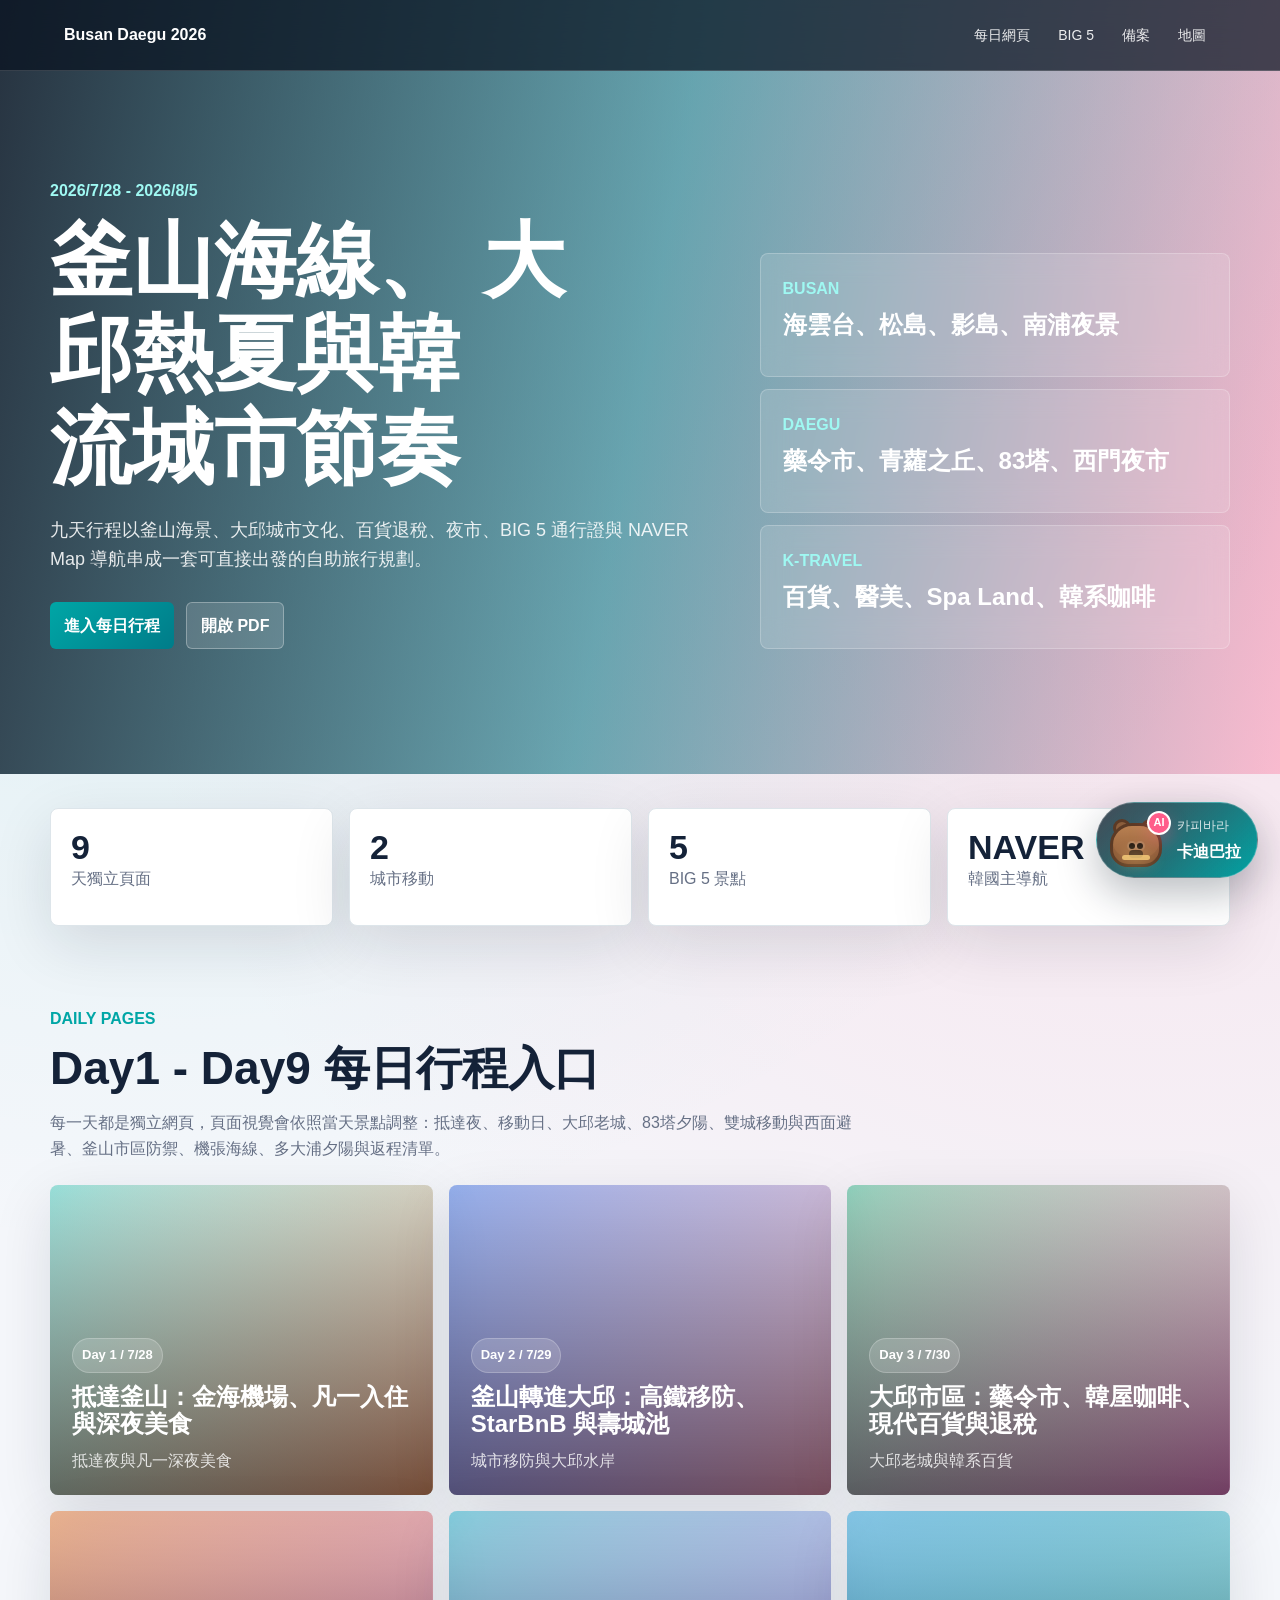
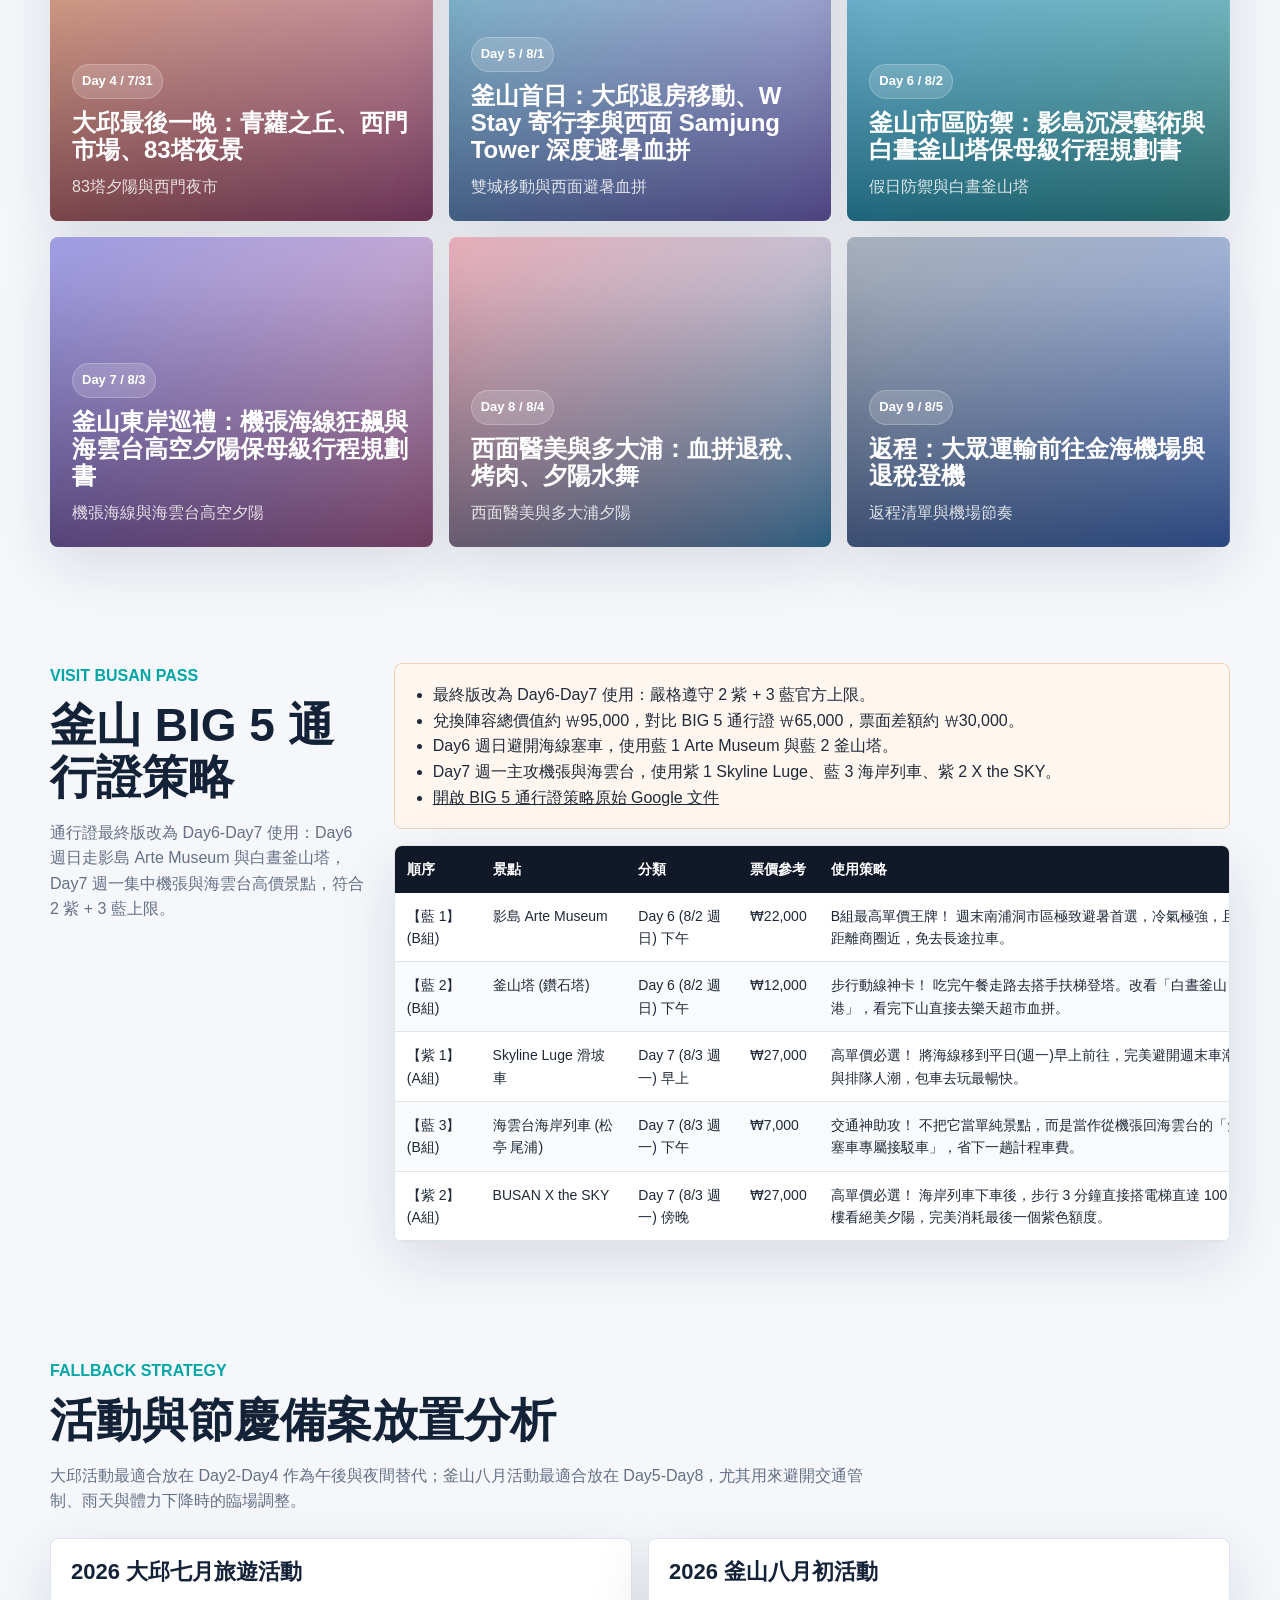
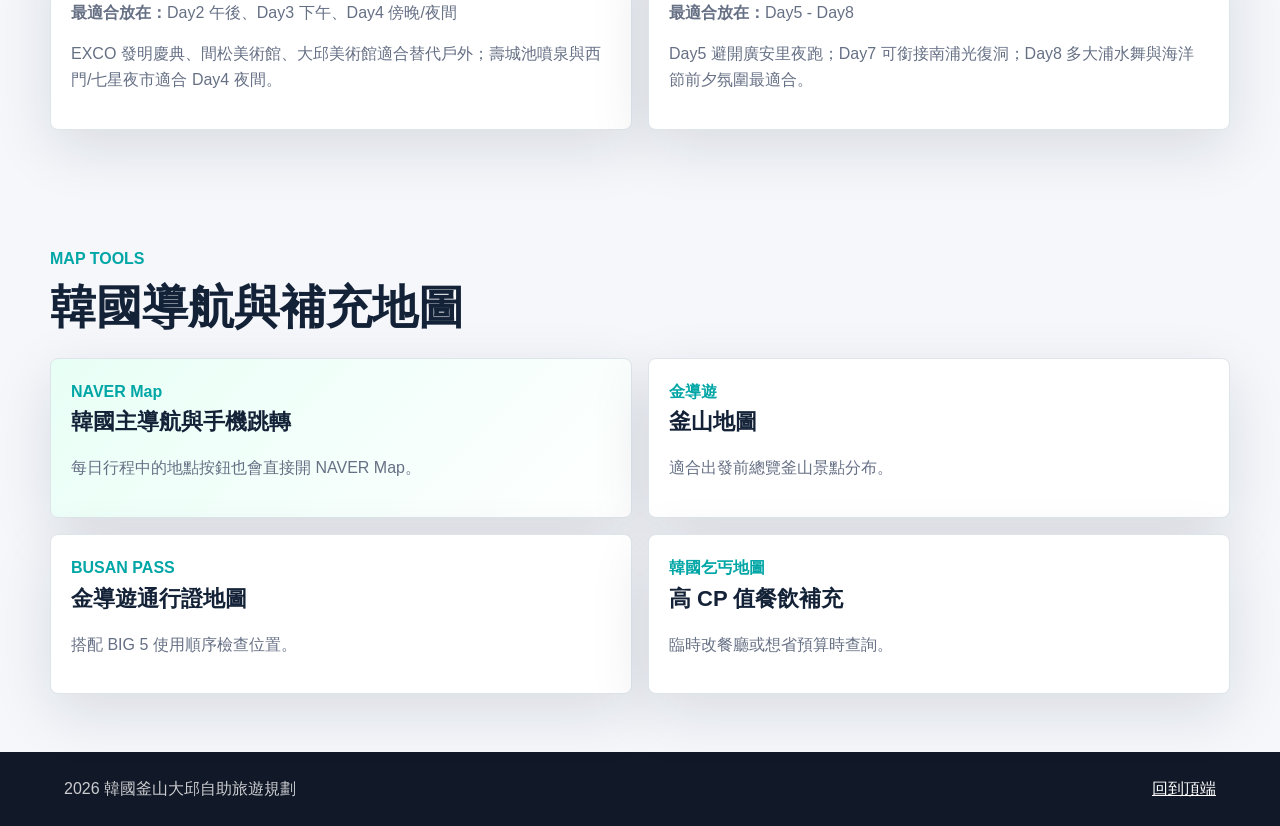
<file: index.html>
<!doctype html>
<html lang="zh-Hant">
  <head>
    <meta charset="utf-8" />
    <meta name="viewport" content="width=device-width, initial-scale=1" />
    <title>韓國釜山大邱自助旅遊總規劃</title>
    <meta
      name="description"
      content="2026 釜山大邱 Day1-Day9 自助旅遊規劃、NAVER Map 導航、BIG 5 通行證策略與活動備案。"
    />
    <link rel="stylesheet" href="styles.css" />
  </head>
  <body>
    <header class="app-header home-header">
      <nav class="topbar" aria-label="主導覽">
        <a class="brand" href="#overview">Busan Daegu 2026</a>
        <div class="nav-links">
          <a href="#days">每日網頁</a>
          <a href="#big5">BIG 5</a>
          <a href="#backup">備案</a>
          <a href="#maps">地圖</a>
        </div>
      </nav>
      <section class="hero home-hero" id="overview">
        <div class="hero-copy">
          <p class="eyebrow">2026/7/28 - 2026/8/5</p>
          <h1>釜山海線、 大邱熱夏與韓流城市節奏</h1>
          <p class="hero-text">
            九天行程以釜山海景、大邱城市文化、百貨退稅、夜市、BIG 5 通行證與 NAVER Map 導航串成一套可直接出發的自助旅行規劃。
          </p>
          <div class="hero-actions">
            <a class="primary-btn" href="#days">進入每日行程</a>
            <a class="secondary-btn" id="pdfLink" href="#" target="_blank" rel="noreferrer">開啟 PDF</a>
          </div>
        </div>
        <div class="poster-stack" aria-label="旅行特色">
          <article>
            <span>BUSAN</span>
            <strong>海雲台、松島、影島、南浦夜景</strong>
          </article>
          <article>
            <span>DAEGU</span>
            <strong>藥令市、青蘿之丘、83塔、西門夜市</strong>
          </article>
          <article>
            <span>K-TRAVEL</span>
            <strong>百貨、醫美、Spa Land、韓系咖啡</strong>
          </article>
        </div>
      </section>
    </header>

    <main>
      <section class="section intro-band" aria-label="行程重點">
        <div class="trip-stats">
          <div>
            <strong>9</strong>
            <span>天獨立頁面</span>
          </div>
          <div>
            <strong>2</strong>
            <span>城市移動</span>
          </div>
          <div>
            <strong>5</strong>
            <span>BIG 5 景點</span>
          </div>
          <div>
            <strong>NAVER</strong>
            <span>韓國主導航</span>
          </div>
        </div>
      </section>

      <section class="section" id="days">
        <div class="section-heading">
          <p class="eyebrow">Daily Pages</p>
          <h2>Day1 - Day9 每日行程入口</h2>
          <p>每一天都是獨立網頁，頁面視覺會依照當天景點調整：抵達夜、移動日、大邱老城、83塔夕陽、雙城移動與西面避暑、釜山市區防禦、機張海線、多大浦夕陽與返程清單。</p>
        </div>
        <div class="home-day-grid" id="homeDayGrid"></div>
      </section>

      <section class="section split" id="big5">
        <div class="section-heading">
          <p class="eyebrow">Visit Busan Pass</p>
          <h2>釜山 BIG 5 通行證策略</h2>
          <p>通行證最終版改為 Day6-Day7 使用：Day6 週日走影島 Arte Museum 與白晝釜山塔，Day7 週一集中機張與海雲台高價景點，符合 2 紫 + 3 藍上限。</p>
        </div>
        <div>
          <div class="note-box" id="big5Summary"></div>
          <div class="table-wrap">
            <table>
              <thead>
                <tr>
                  <th>順序</th>
                  <th>景點</th>
                  <th>分類</th>
                  <th>票價參考</th>
                  <th>使用策略</th>
                </tr>
              </thead>
              <tbody id="big5Table"></tbody>
            </table>
          </div>
        </div>
      </section>

      <section class="section" id="backup">
        <div class="section-heading">
          <p class="eyebrow">Fallback Strategy</p>
          <h2>活動與節慶備案放置分析</h2>
          <p>
            大邱活動最適合放在 Day2-Day4 作為午後與夜間替代；釜山八月活動最適合放在 Day5-Day8，尤其用來避開交通管制、雨天與體力下降時的臨場調整。
          </p>
        </div>
        <div class="backup-grid" id="backupGrid"></div>
      </section>

      <section class="section" id="maps">
        <div class="section-heading">
          <p class="eyebrow">Map Tools</p>
          <h2>韓國導航與補充地圖</h2>
        </div>
        <div class="tool-grid">
          <a class="tool-card naver-tool" id="naverMapLink" href="#" target="_blank" rel="noreferrer">
            <span>NAVER Map</span>
            <strong>韓國主導航與手機跳轉</strong>
            <p>每日行程中的地點按鈕也會直接開 NAVER Map。</p>
          </a>
          <a class="tool-card" id="kimMapLink" href="#" target="_blank" rel="noreferrer">
            <span>金導遊</span>
            <strong>釜山地圖</strong>
            <p>適合出發前總覽釜山景點分布。</p>
          </a>
          <a class="tool-card" id="kimPassLink" href="#" target="_blank" rel="noreferrer">
            <span>BUSAN PASS</span>
            <strong>金導遊通行證地圖</strong>
            <p>搭配 BIG 5 使用順序檢查位置。</p>
          </a>
          <a class="tool-card" id="cheapMapLink" href="#" target="_blank" rel="noreferrer">
            <span>韓國乞丐地圖</span>
            <strong>高 CP 值餐飲補充</strong>
            <p>臨時改餐廳或想省預算時查詢。</p>
          </a>
        </div>
      </section>
    </main>

    <aside class="chat-widget" id="chatWidget" aria-label="卡迪巴拉 AI 小助手">
      <button class="chat-launcher" type="button" id="chatLauncher" aria-expanded="false">
        <span class="capybara-avatar" aria-hidden="true">
          <span class="capybara-ear left"></span>
          <span class="capybara-ear right"></span>
          <span class="capybara-face">
            <span class="capybara-eye left"></span>
            <span class="capybara-eye right"></span>
            <span class="capybara-nose"></span>
            <span class="capybara-glow"></span>
          </span>
          <span class="capybara-badge">AI</span>
        </span>
        <span class="chat-launcher-copy">
          <span>카피바라</span>
          <strong>卡迪巴拉</strong>
        </span>
      </button>
      <section class="chat-window" id="chatWindow" aria-hidden="true">
        <header class="chat-header">
          <div>
            <span>Capybara AI</span>
            <strong>行程對話小助手</strong>
          </div>
          <button class="chat-close" type="button" id="chatClose" aria-label="關閉卡迪巴拉">×</button>
        </header>
        <div class="chat-messages" id="chatMessages" aria-live="polite"></div>
        <div class="chat-suggestions" id="chatSuggestions"></div>
        <form class="chat-input-row" id="chatForm">
          <input
            id="chatInput"
            type="text"
            autocomplete="off"
            placeholder="例如：Day6 下雨怎麼改？"
            aria-label="輸入問題"
          />
          <button class="primary-btn" type="submit">送出</button>
        </form>
      </section>
    </aside>

    <footer class="footer">
      <span>2026 韓國釜山大邱自助旅遊規劃</span>
      <a href="#overview">回到頂端</a>
    </footer>

    <script src="site-data.js"></script>
    <script src="app.js"></script>
  </body>
</html>
</file>
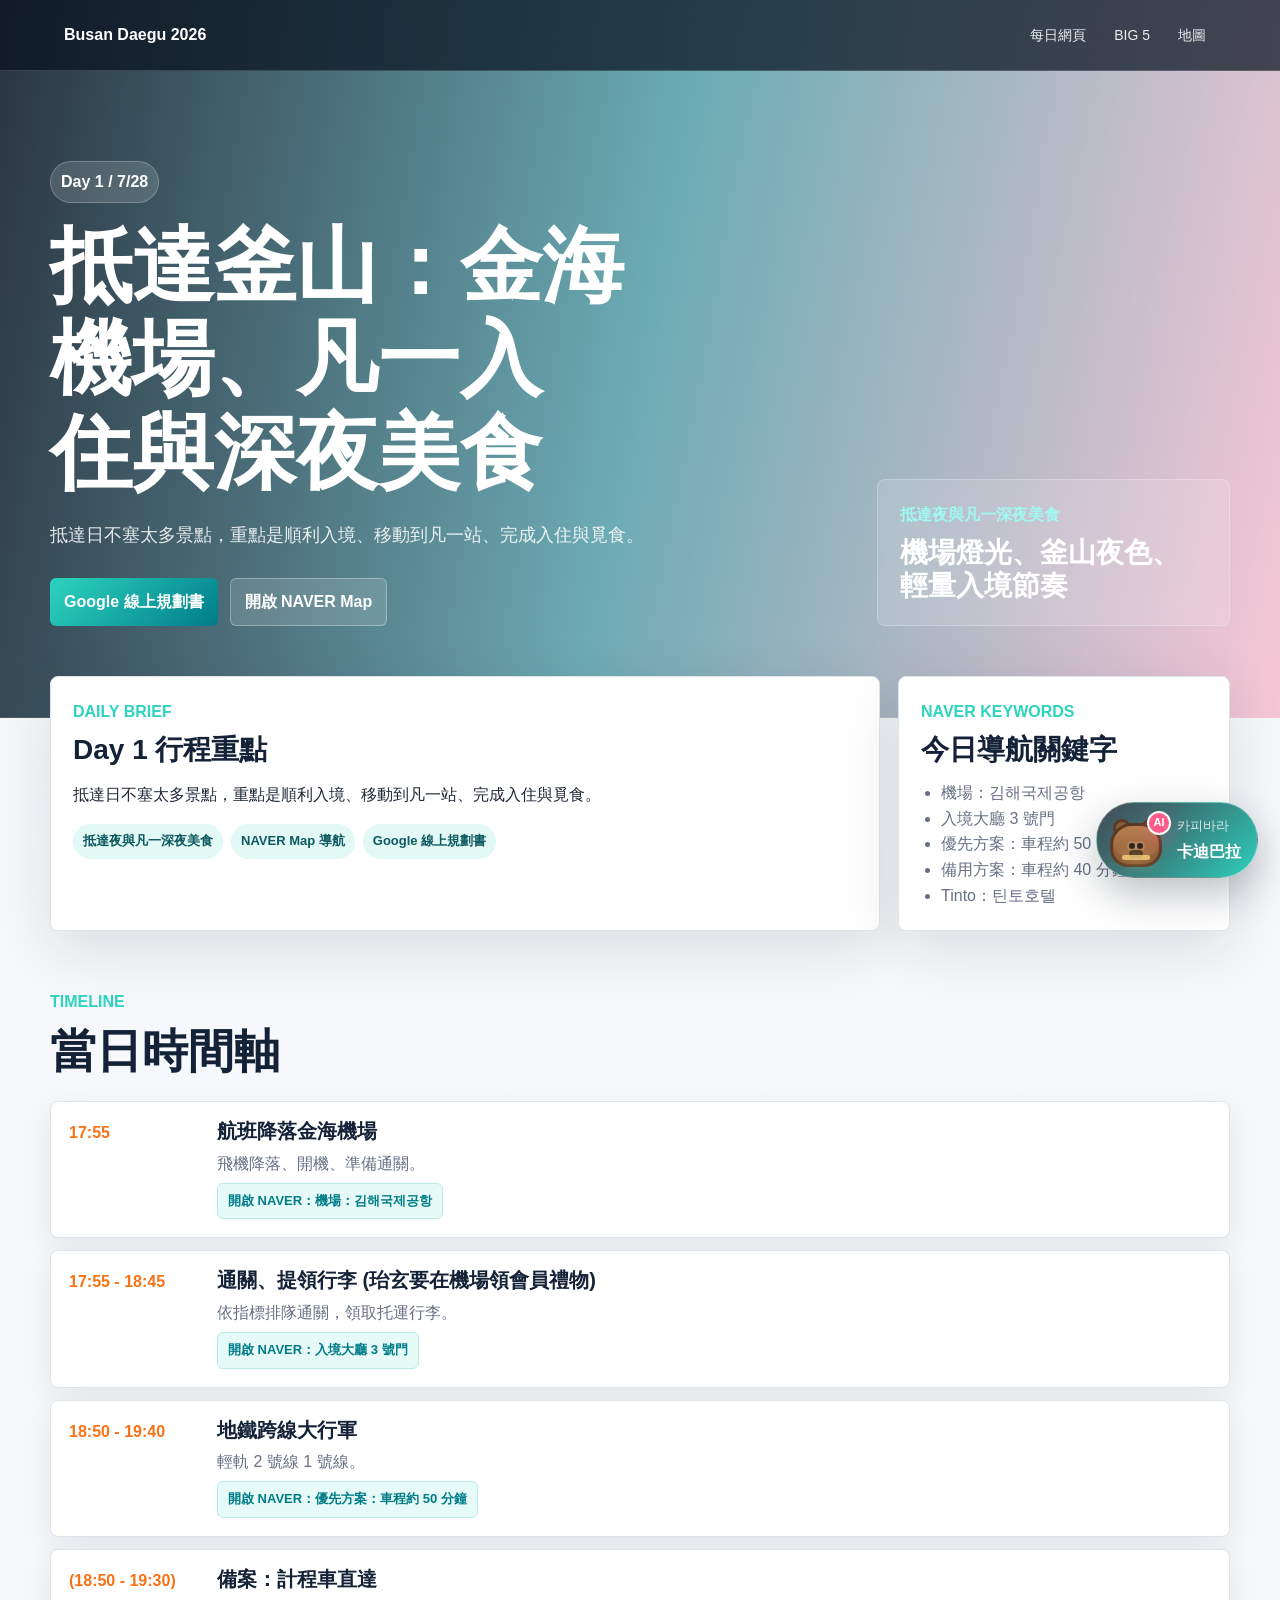
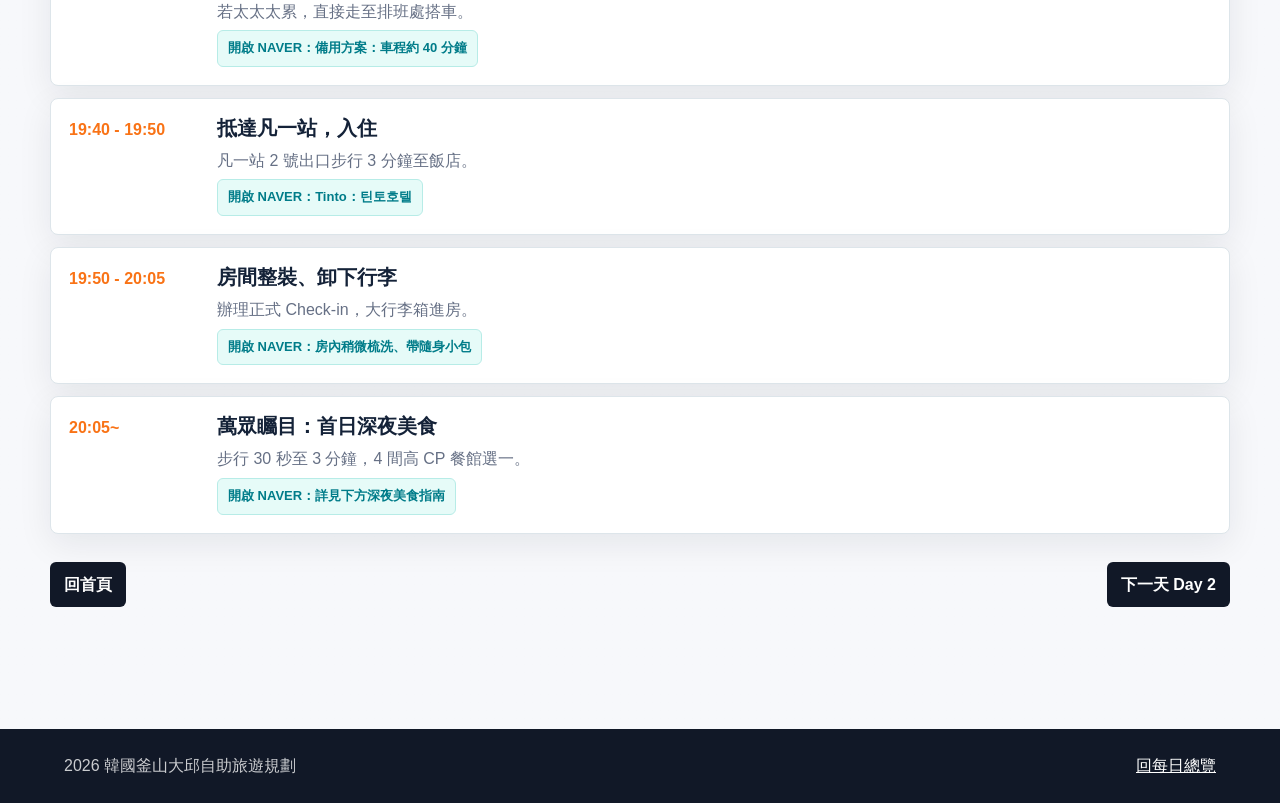
<file: days/day1.html>
<!doctype html>
<html lang="zh-Hant">
  <head>
    <meta charset="utf-8" />
    <meta name="viewport" content="width=device-width, initial-scale=1" />
    <title>Day 1｜韓國釜山大邱自助旅遊</title>
    <link rel="stylesheet" href="../styles.css" />
  </head>
  <body class="day-page" data-day="1">
    <header class="app-header daily-hero">
      <nav class="topbar" aria-label="主導覽">
        <a class="brand" href="../index.html#overview">Busan Daegu 2026</a>
        <div class="nav-links">
          <a href="../index.html#days">每日網頁</a>
          <a href="../index.html#big5">BIG 5</a>
          <a href="../index.html#maps">地圖</a>
        </div>
      </nav>
      <section class="hero">
        <div class="hero-copy">
          <p class="day-kicker" id="dayKicker"></p>
          <h1 id="dayTitle"></h1>
          <p class="hero-text" id="dayFocus"></p>
          <div class="hero-actions">
            <a class="primary-btn" id="docLink" href="#" target="_blank" rel="noreferrer">Google 線上規劃書</a>
            <a class="secondary-btn" id="naverLink" href="#" target="_blank" rel="noreferrer">開啟 NAVER Map</a>
          </div>
        </div>
        <aside class="theme-panel">
          <span id="themeLabel"></span>
          <strong id="themeMood"></strong>
        </aside>
      </section>
    </header>
    <main class="daily-main">
      <section class="daily-summary">
        <article class="summary-card">
          <p class="eyebrow">Daily Brief</p>
          <h2 id="summaryTitle"></h2>
          <p id="summaryText"></p>
          <div class="tag-row" id="tagRow"></div>
        </article>
        <aside class="route-card">
          <p class="eyebrow">NAVER Keywords</p>
          <h2>今日導航關鍵字</h2>
          <ul id="routePoints"></ul>
        </aside>
      </section>
      <section class="section">
        <div class="section-heading">
          <p class="eyebrow">Timeline</p>
          <h2>當日時間軸</h2>
        </div>
        <div class="schedule-list" id="scheduleList"></div>
        <nav class="pager" aria-label="每日行程切換">
          <a id="prevDay" href="#"></a>
          <a id="nextDay" href="#"></a>
        </nav>
      </section>
    </main>
    <aside class="chat-widget" id="chatWidget" aria-label="卡迪巴拉 AI 小助手">
      <button class="chat-launcher" type="button" id="chatLauncher" aria-expanded="false"><span class="capybara-avatar" aria-hidden="true"><span class="capybara-ear left"></span><span class="capybara-ear right"></span><span class="capybara-face"><span class="capybara-eye left"></span><span class="capybara-eye right"></span><span class="capybara-nose"></span><span class="capybara-glow"></span></span><span class="capybara-badge">AI</span></span><span class="chat-launcher-copy"><span>카피바라</span><strong>卡迪巴拉</strong></span></button>
      <section class="chat-window" id="chatWindow" aria-hidden="true">
        <header class="chat-header"><div><span>Capybara AI</span><strong>行程對話小助手</strong></div><button class="chat-close" type="button" id="chatClose" aria-label="關閉卡迪巴拉">×</button></header>
        <div class="chat-messages" id="chatMessages" aria-live="polite"></div>
        <div class="chat-suggestions" id="chatSuggestions"></div>
        <form class="chat-input-row" id="chatForm"><input id="chatInput" type="text" autocomplete="off" placeholder="例如：Day6 下雨怎麼改？" aria-label="輸入問題" /><button class="primary-btn" type="submit">送出</button></form>
      </section>
    </aside>
    <footer class="footer"><span>2026 韓國釜山大邱自助旅遊規劃</span><a href="../index.html#days">回每日總覽</a></footer>
    <script src="../site-data.js"></script>
    <script src="../app.js"></script>
    <script src="../day.js"></script>
  </body>
</html>
</file>
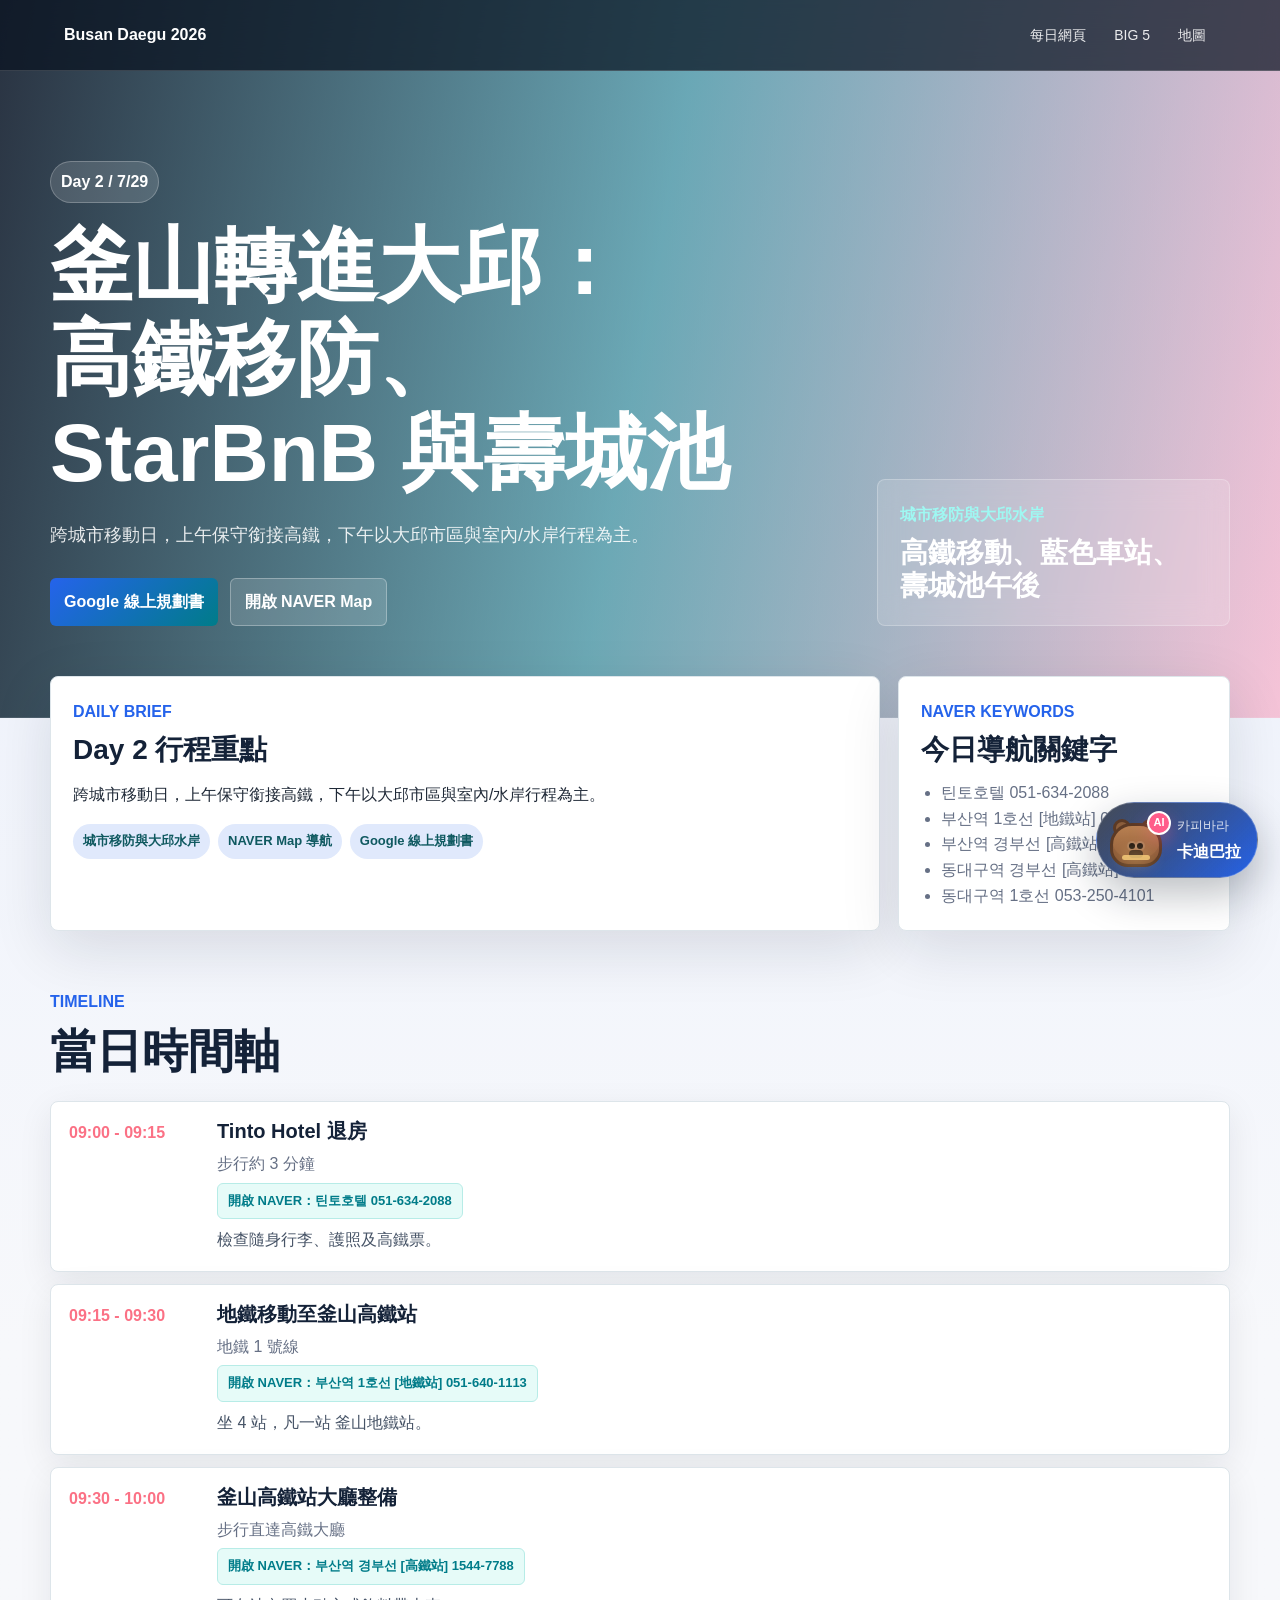
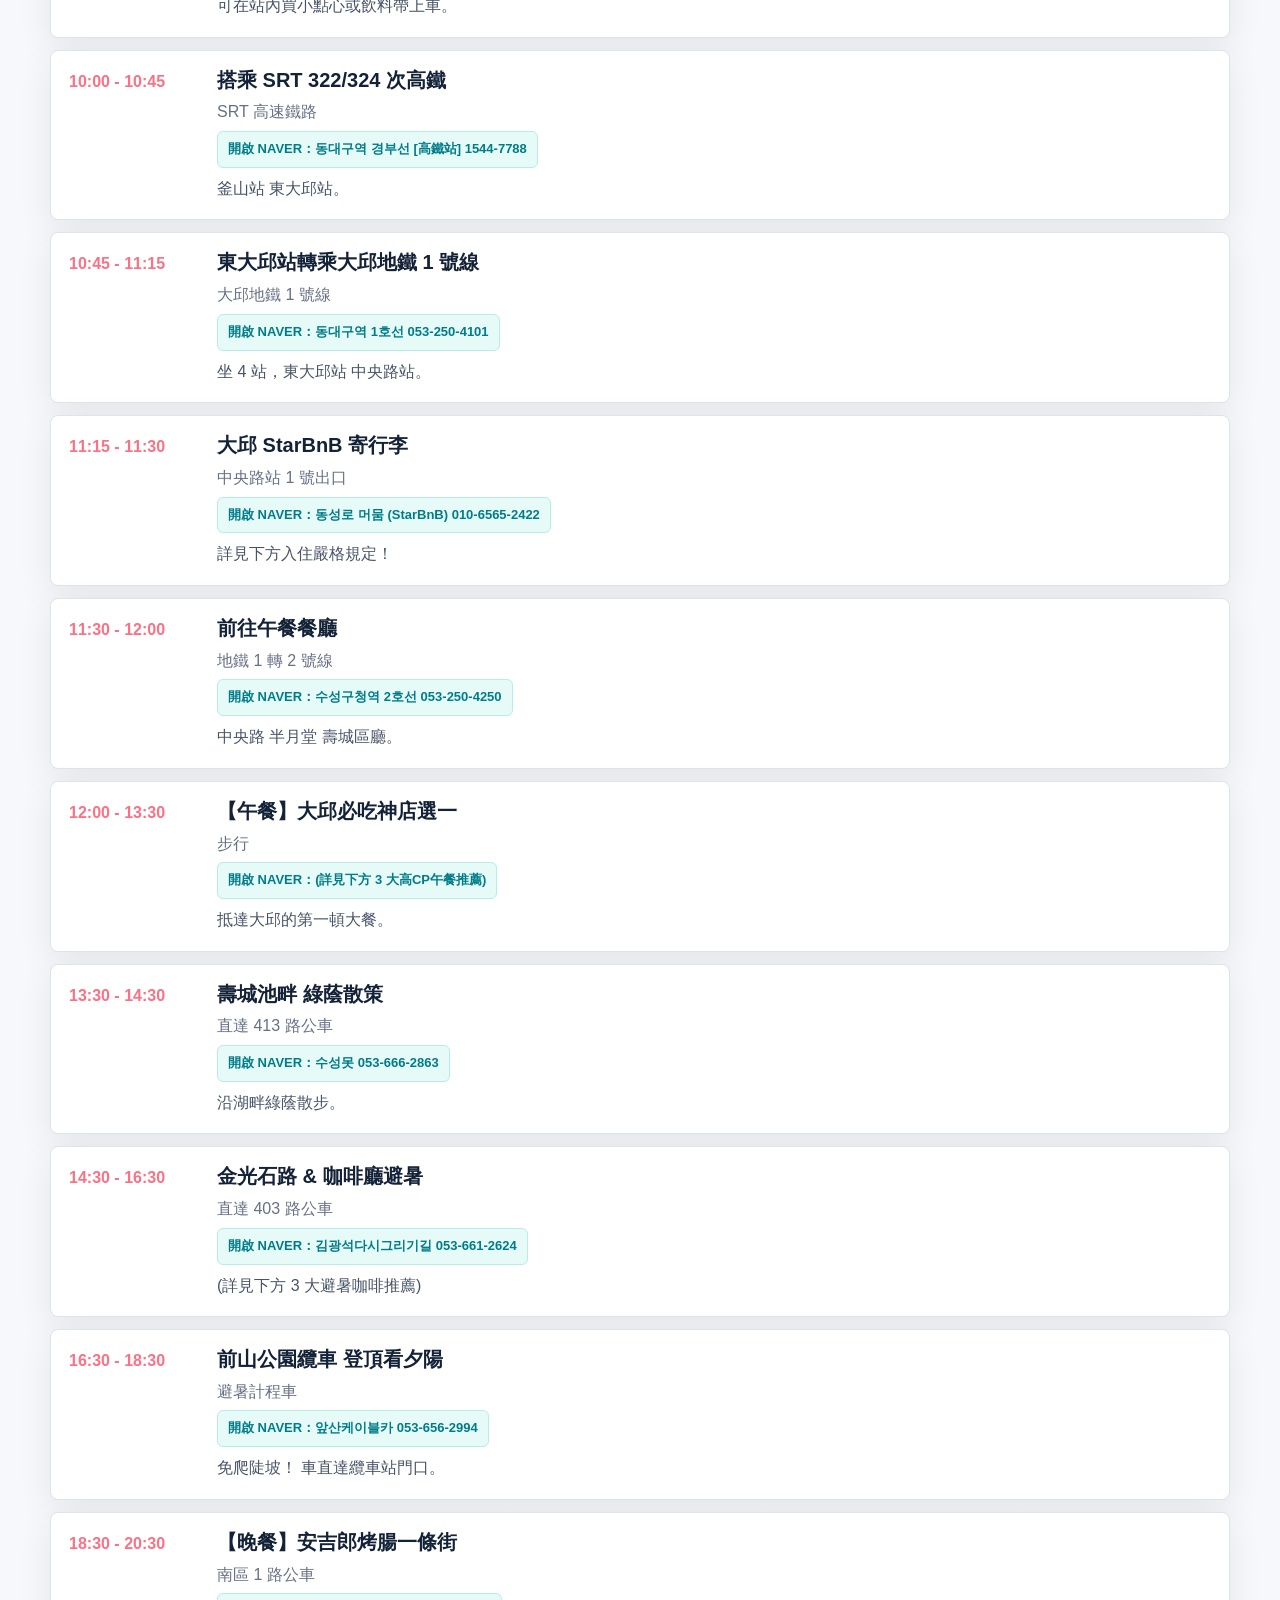
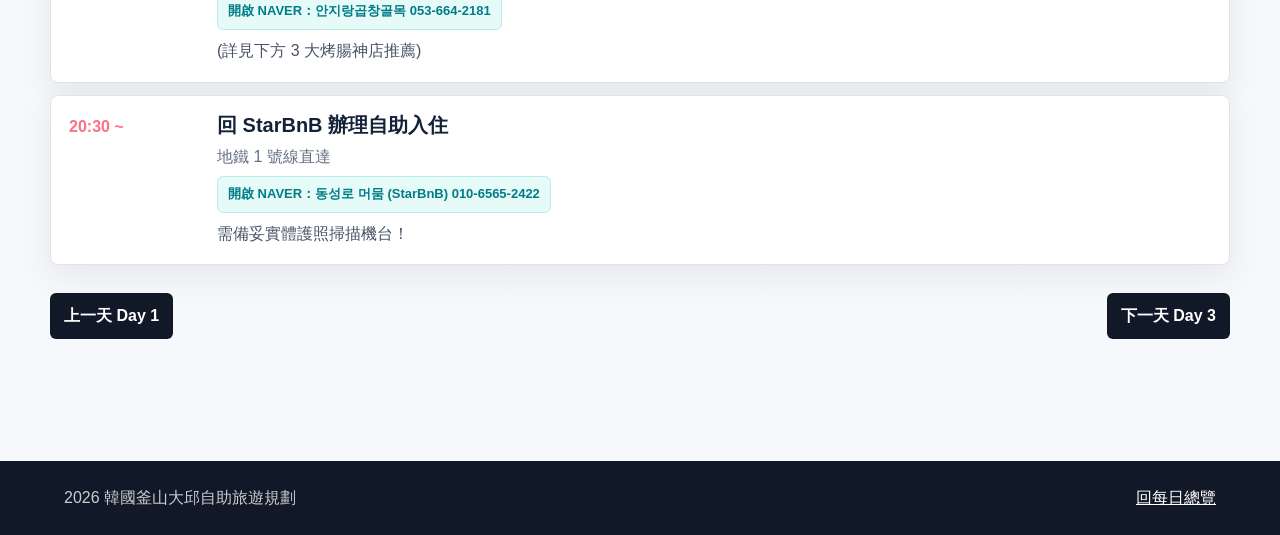
<file: days/day2.html>
<!doctype html>
<html lang="zh-Hant">
  <head>
    <meta charset="utf-8" />
    <meta name="viewport" content="width=device-width, initial-scale=1" />
    <title>Day 2｜韓國釜山大邱自助旅遊</title>
    <link rel="stylesheet" href="../styles.css" />
  </head>
  <body class="day-page" data-day="2">
    <header class="app-header daily-hero">
      <nav class="topbar" aria-label="主導覽"><a class="brand" href="../index.html#overview">Busan Daegu 2026</a><div class="nav-links"><a href="../index.html#days">每日網頁</a><a href="../index.html#big5">BIG 5</a><a href="../index.html#maps">地圖</a></div></nav>
      <section class="hero"><div class="hero-copy"><p class="day-kicker" id="dayKicker"></p><h1 id="dayTitle"></h1><p class="hero-text" id="dayFocus"></p><div class="hero-actions"><a class="primary-btn" id="docLink" href="#" target="_blank" rel="noreferrer">Google 線上規劃書</a><a class="secondary-btn" id="naverLink" href="#" target="_blank" rel="noreferrer">開啟 NAVER Map</a></div></div><aside class="theme-panel"><span id="themeLabel"></span><strong id="themeMood"></strong></aside></section>
    </header>
    <main class="daily-main"><section class="daily-summary"><article class="summary-card"><p class="eyebrow">Daily Brief</p><h2 id="summaryTitle"></h2><p id="summaryText"></p><div class="tag-row" id="tagRow"></div></article><aside class="route-card"><p class="eyebrow">NAVER Keywords</p><h2>今日導航關鍵字</h2><ul id="routePoints"></ul></aside></section><section class="section"><div class="section-heading"><p class="eyebrow">Timeline</p><h2>當日時間軸</h2></div><div class="schedule-list" id="scheduleList"></div><nav class="pager" aria-label="每日行程切換"><a id="prevDay" href="#"></a><a id="nextDay" href="#"></a></nav></section></main>
    <aside class="chat-widget" id="chatWidget" aria-label="卡迪巴拉 AI 小助手"><button class="chat-launcher" type="button" id="chatLauncher" aria-expanded="false"><span class="capybara-avatar" aria-hidden="true"><span class="capybara-ear left"></span><span class="capybara-ear right"></span><span class="capybara-face"><span class="capybara-eye left"></span><span class="capybara-eye right"></span><span class="capybara-nose"></span><span class="capybara-glow"></span></span><span class="capybara-badge">AI</span></span><span class="chat-launcher-copy"><span>카피바라</span><strong>卡迪巴拉</strong></span></button><section class="chat-window" id="chatWindow" aria-hidden="true"><header class="chat-header"><div><span>Capybara AI</span><strong>行程對話小助手</strong></div><button class="chat-close" type="button" id="chatClose" aria-label="關閉卡迪巴拉">×</button></header><div class="chat-messages" id="chatMessages" aria-live="polite"></div><div class="chat-suggestions" id="chatSuggestions"></div><form class="chat-input-row" id="chatForm"><input id="chatInput" type="text" autocomplete="off" placeholder="例如：Day6 下雨怎麼改？" aria-label="輸入問題" /><button class="primary-btn" type="submit">送出</button></form></section></aside>
    <footer class="footer"><span>2026 韓國釜山大邱自助旅遊規劃</span><a href="../index.html#days">回每日總覽</a></footer><script src="../site-data.js"></script><script src="../app.js"></script><script src="../day.js"></script>
  </body>
</html>
</file>
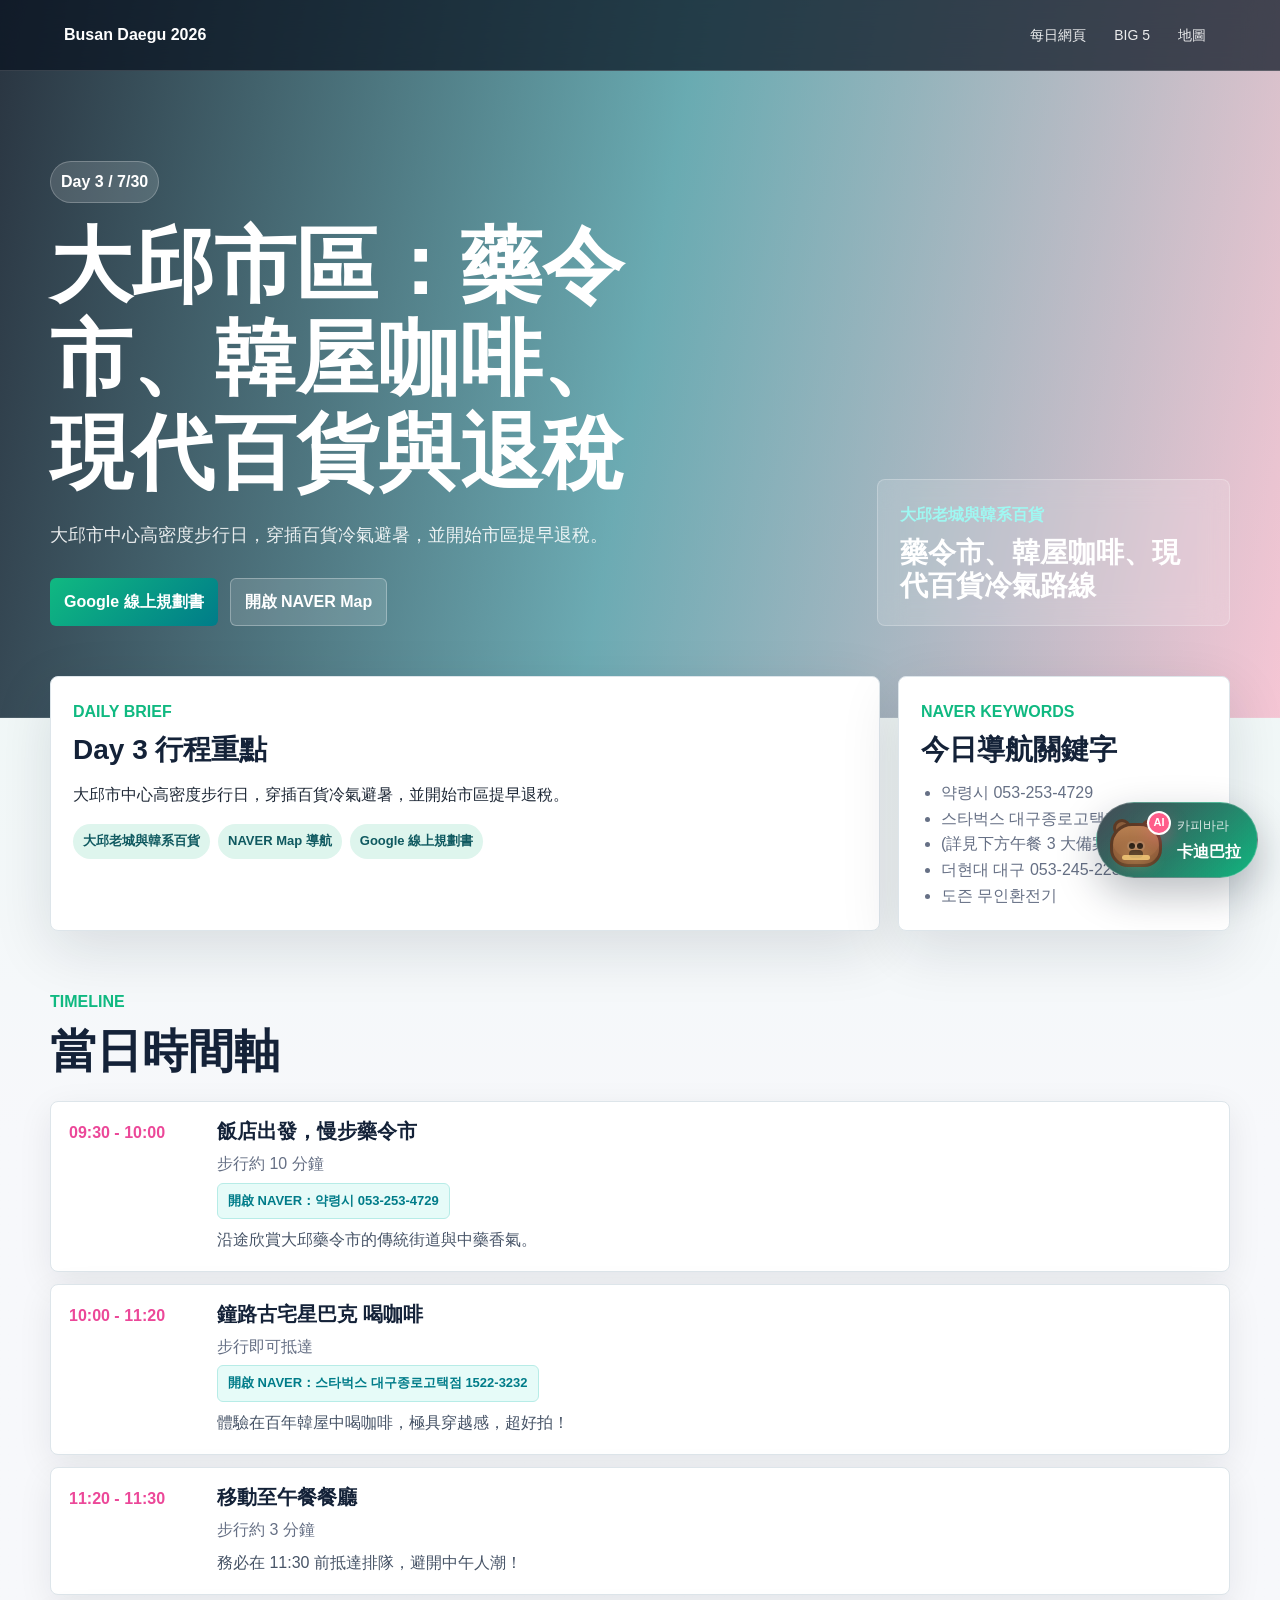
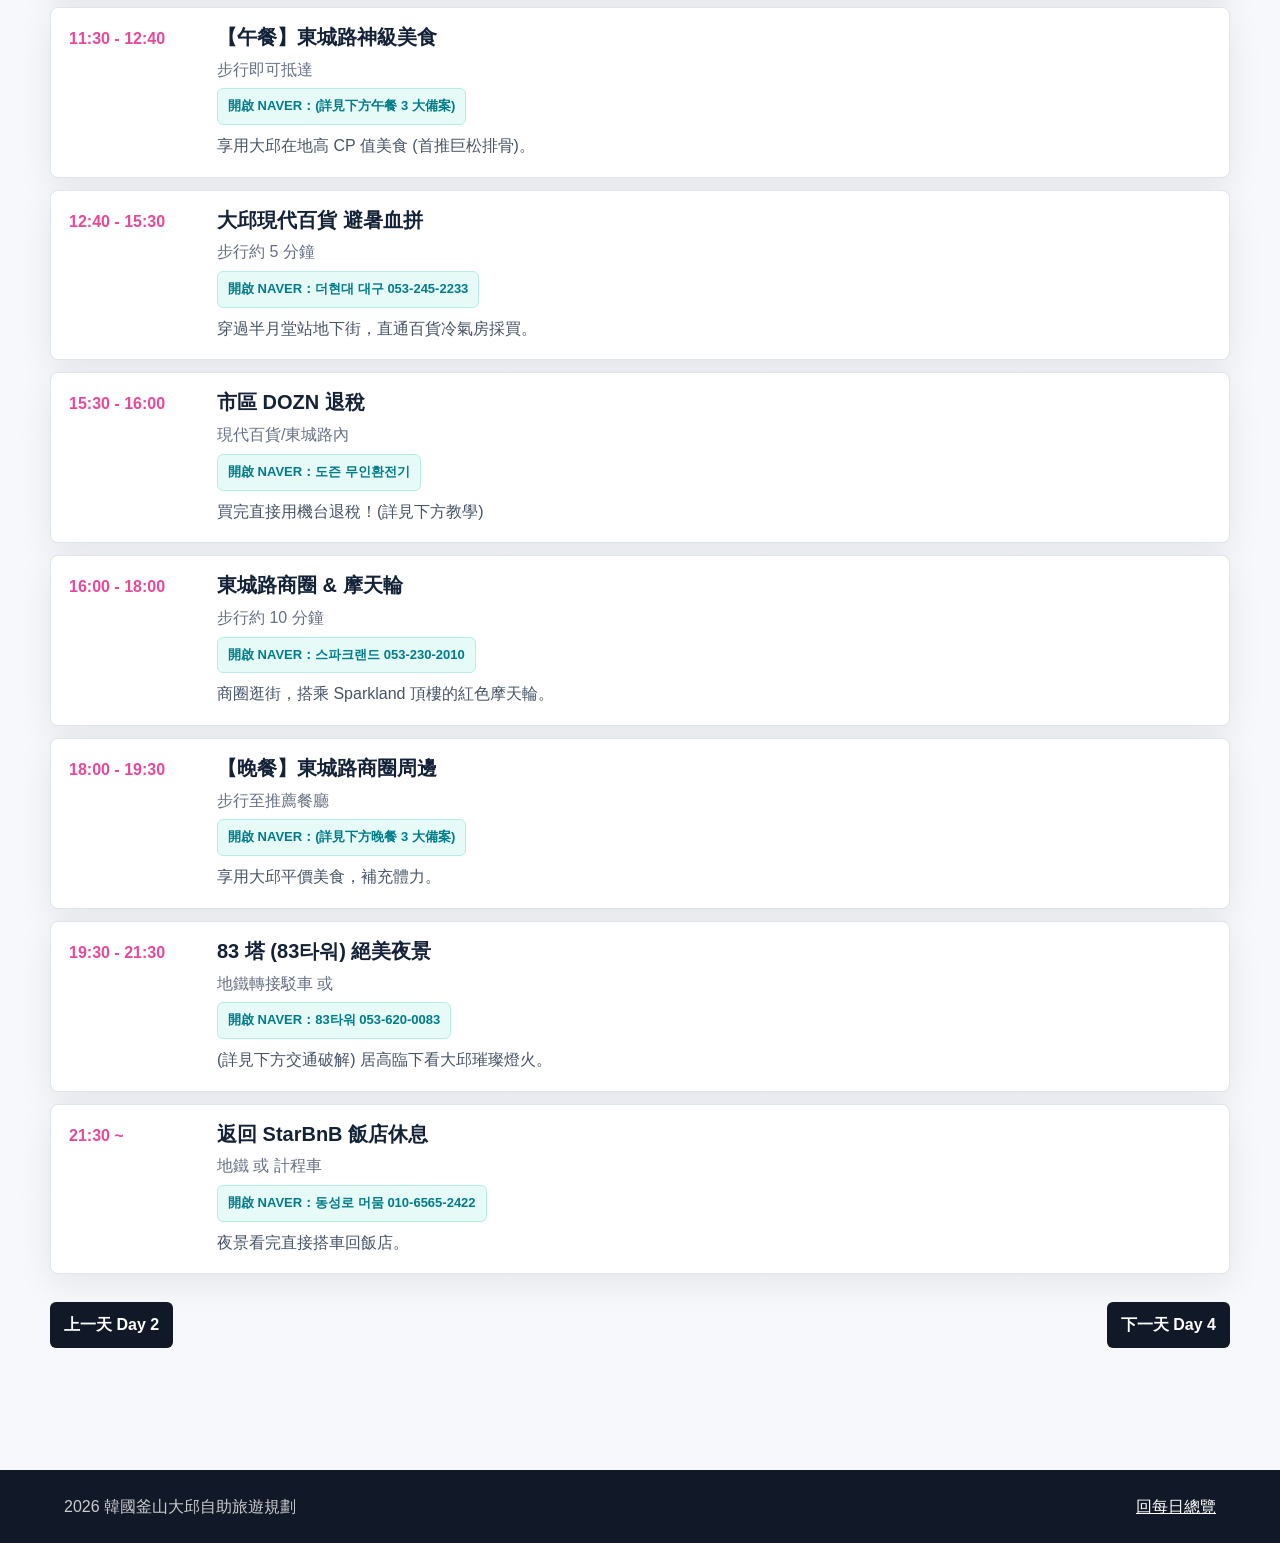
<file: days/day3.html>
<!doctype html>
<html lang="zh-Hant">
  <head><meta charset="utf-8" /><meta name="viewport" content="width=device-width, initial-scale=1" /><title>Day 3｜韓國釜山大邱自助旅遊</title><link rel="stylesheet" href="../styles.css" /></head>
  <body class="day-page" data-day="3">
    <header class="app-header daily-hero"><nav class="topbar" aria-label="主導覽"><a class="brand" href="../index.html#overview">Busan Daegu 2026</a><div class="nav-links"><a href="../index.html#days">每日網頁</a><a href="../index.html#big5">BIG 5</a><a href="../index.html#maps">地圖</a></div></nav><section class="hero"><div class="hero-copy"><p class="day-kicker" id="dayKicker"></p><h1 id="dayTitle"></h1><p class="hero-text" id="dayFocus"></p><div class="hero-actions"><a class="primary-btn" id="docLink" href="#" target="_blank" rel="noreferrer">Google 線上規劃書</a><a class="secondary-btn" id="naverLink" href="#" target="_blank" rel="noreferrer">開啟 NAVER Map</a></div></div><aside class="theme-panel"><span id="themeLabel"></span><strong id="themeMood"></strong></aside></section></header>
    <main class="daily-main"><section class="daily-summary"><article class="summary-card"><p class="eyebrow">Daily Brief</p><h2 id="summaryTitle"></h2><p id="summaryText"></p><div class="tag-row" id="tagRow"></div></article><aside class="route-card"><p class="eyebrow">NAVER Keywords</p><h2>今日導航關鍵字</h2><ul id="routePoints"></ul></aside></section><section class="section"><div class="section-heading"><p class="eyebrow">Timeline</p><h2>當日時間軸</h2></div><div class="schedule-list" id="scheduleList"></div><nav class="pager" aria-label="每日行程切換"><a id="prevDay" href="#"></a><a id="nextDay" href="#"></a></nav></section></main>
    <aside class="chat-widget" id="chatWidget" aria-label="卡迪巴拉 AI 小助手"><button class="chat-launcher" type="button" id="chatLauncher" aria-expanded="false"><span class="capybara-avatar" aria-hidden="true"><span class="capybara-ear left"></span><span class="capybara-ear right"></span><span class="capybara-face"><span class="capybara-eye left"></span><span class="capybara-eye right"></span><span class="capybara-nose"></span><span class="capybara-glow"></span></span><span class="capybara-badge">AI</span></span><span class="chat-launcher-copy"><span>카피바라</span><strong>卡迪巴拉</strong></span></button><section class="chat-window" id="chatWindow" aria-hidden="true"><header class="chat-header"><div><span>Capybara AI</span><strong>行程對話小助手</strong></div><button class="chat-close" type="button" id="chatClose" aria-label="關閉卡迪巴拉">×</button></header><div class="chat-messages" id="chatMessages" aria-live="polite"></div><div class="chat-suggestions" id="chatSuggestions"></div><form class="chat-input-row" id="chatForm"><input id="chatInput" type="text" autocomplete="off" placeholder="例如：Day6 下雨怎麼改？" aria-label="輸入問題" /><button class="primary-btn" type="submit">送出</button></form></section></aside>
    <footer class="footer"><span>2026 韓國釜山大邱自助旅遊規劃</span><a href="../index.html#days">回每日總覽</a></footer><script src="../site-data.js"></script><script src="../app.js"></script><script src="../day.js"></script>
  </body>
</html>
</file>
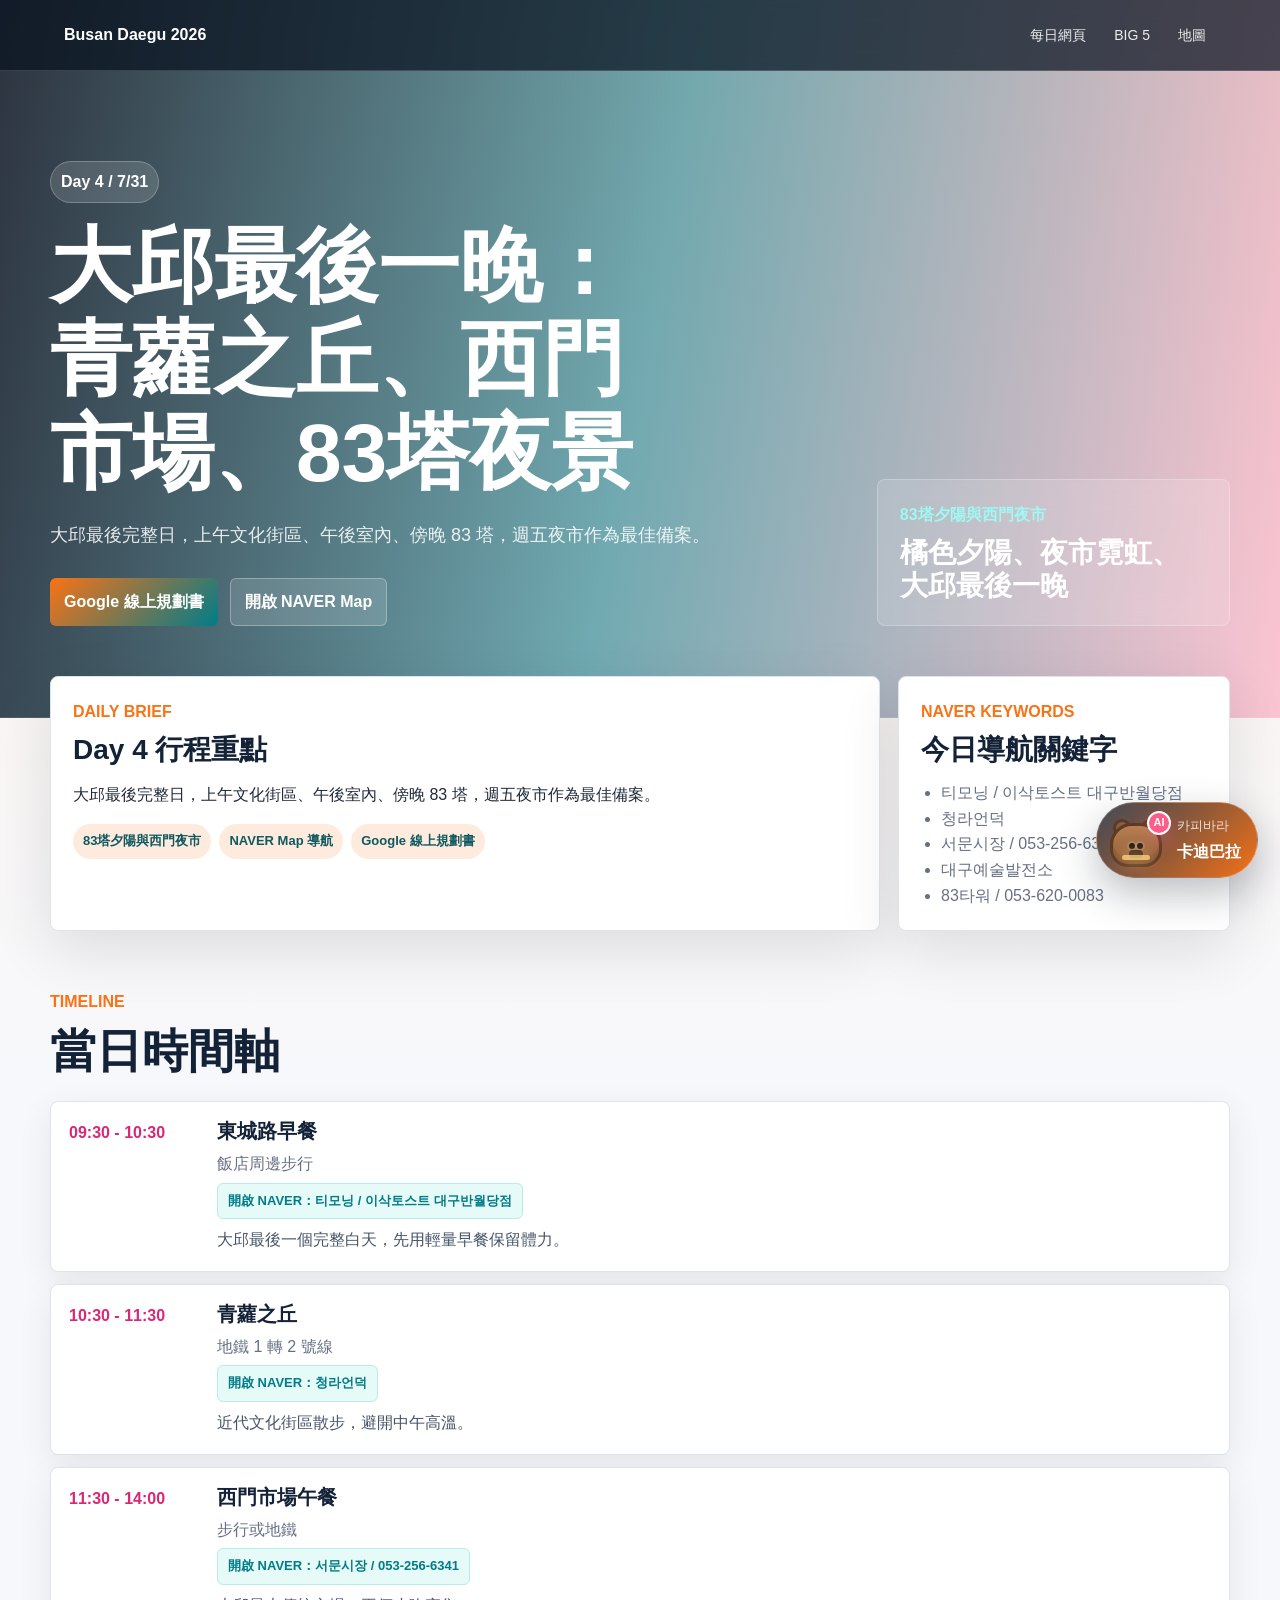
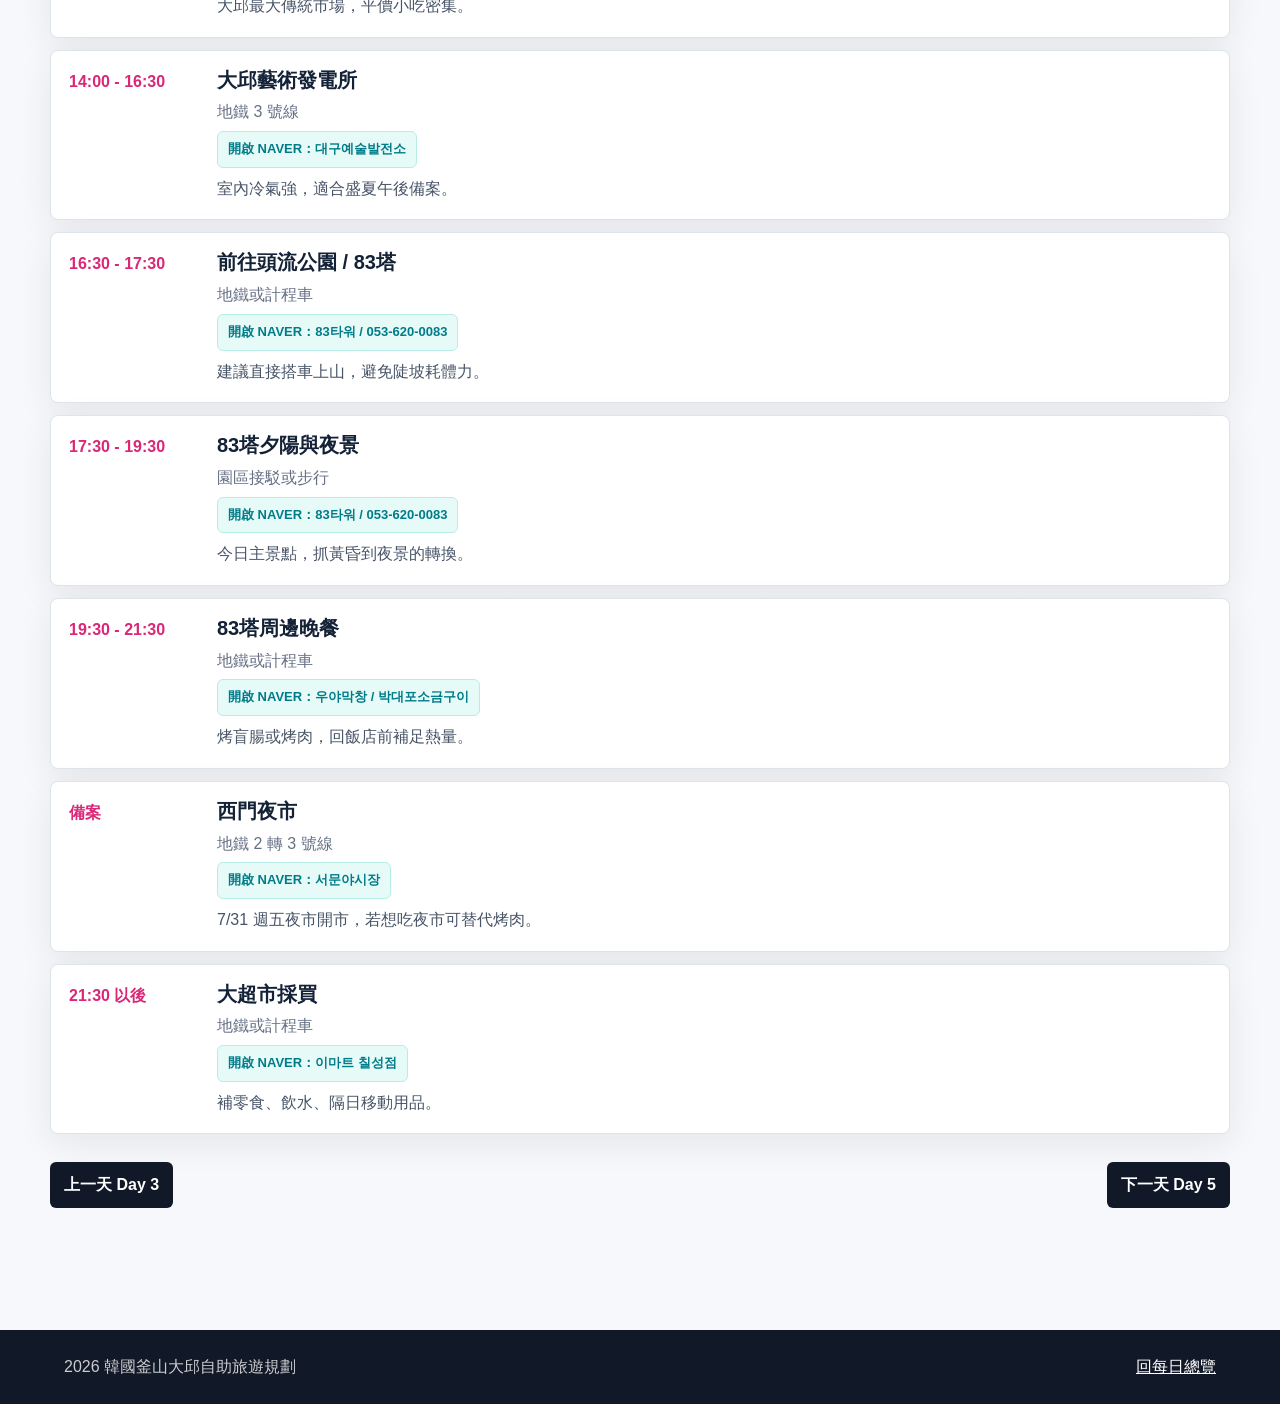
<file: days/day4.html>
<!doctype html>
<html lang="zh-Hant">
  <head><meta charset="utf-8" /><meta name="viewport" content="width=device-width, initial-scale=1" /><title>Day 4｜韓國釜山大邱自助旅遊</title><link rel="stylesheet" href="../styles.css" /></head>
  <body class="day-page" data-day="4">
    <header class="app-header daily-hero"><nav class="topbar" aria-label="主導覽"><a class="brand" href="../index.html#overview">Busan Daegu 2026</a><div class="nav-links"><a href="../index.html#days">每日網頁</a><a href="../index.html#big5">BIG 5</a><a href="../index.html#maps">地圖</a></div></nav><section class="hero"><div class="hero-copy"><p class="day-kicker" id="dayKicker"></p><h1 id="dayTitle"></h1><p class="hero-text" id="dayFocus"></p><div class="hero-actions"><a class="primary-btn" id="docLink" href="#" target="_blank" rel="noreferrer">Google 線上規劃書</a><a class="secondary-btn" id="naverLink" href="#" target="_blank" rel="noreferrer">開啟 NAVER Map</a></div></div><aside class="theme-panel"><span id="themeLabel"></span><strong id="themeMood"></strong></aside></section></header>
    <main class="daily-main"><section class="daily-summary"><article class="summary-card"><p class="eyebrow">Daily Brief</p><h2 id="summaryTitle"></h2><p id="summaryText"></p><div class="tag-row" id="tagRow"></div></article><aside class="route-card"><p class="eyebrow">NAVER Keywords</p><h2>今日導航關鍵字</h2><ul id="routePoints"></ul></aside></section><section class="section"><div class="section-heading"><p class="eyebrow">Timeline</p><h2>當日時間軸</h2></div><div class="schedule-list" id="scheduleList"></div><nav class="pager" aria-label="每日行程切換"><a id="prevDay" href="#"></a><a id="nextDay" href="#"></a></nav></section></main>
    <aside class="chat-widget" id="chatWidget" aria-label="卡迪巴拉 AI 小助手"><button class="chat-launcher" type="button" id="chatLauncher" aria-expanded="false"><span class="capybara-avatar" aria-hidden="true"><span class="capybara-ear left"></span><span class="capybara-ear right"></span><span class="capybara-face"><span class="capybara-eye left"></span><span class="capybara-eye right"></span><span class="capybara-nose"></span><span class="capybara-glow"></span></span><span class="capybara-badge">AI</span></span><span class="chat-launcher-copy"><span>카피바라</span><strong>卡迪巴拉</strong></span></button><section class="chat-window" id="chatWindow" aria-hidden="true"><header class="chat-header"><div><span>Capybara AI</span><strong>行程對話小助手</strong></div><button class="chat-close" type="button" id="chatClose" aria-label="關閉卡迪巴拉">×</button></header><div class="chat-messages" id="chatMessages" aria-live="polite"></div><div class="chat-suggestions" id="chatSuggestions"></div><form class="chat-input-row" id="chatForm"><input id="chatInput" type="text" autocomplete="off" placeholder="例如：Day6 下雨怎麼改？" aria-label="輸入問題" /><button class="primary-btn" type="submit">送出</button></form></section></aside>
    <footer class="footer"><span>2026 韓國釜山大邱自助旅遊規劃</span><a href="../index.html#days">回每日總覽</a></footer><script src="../site-data.js"></script><script src="../app.js"></script><script src="../day.js"></script>
  </body>
</html>
</file>
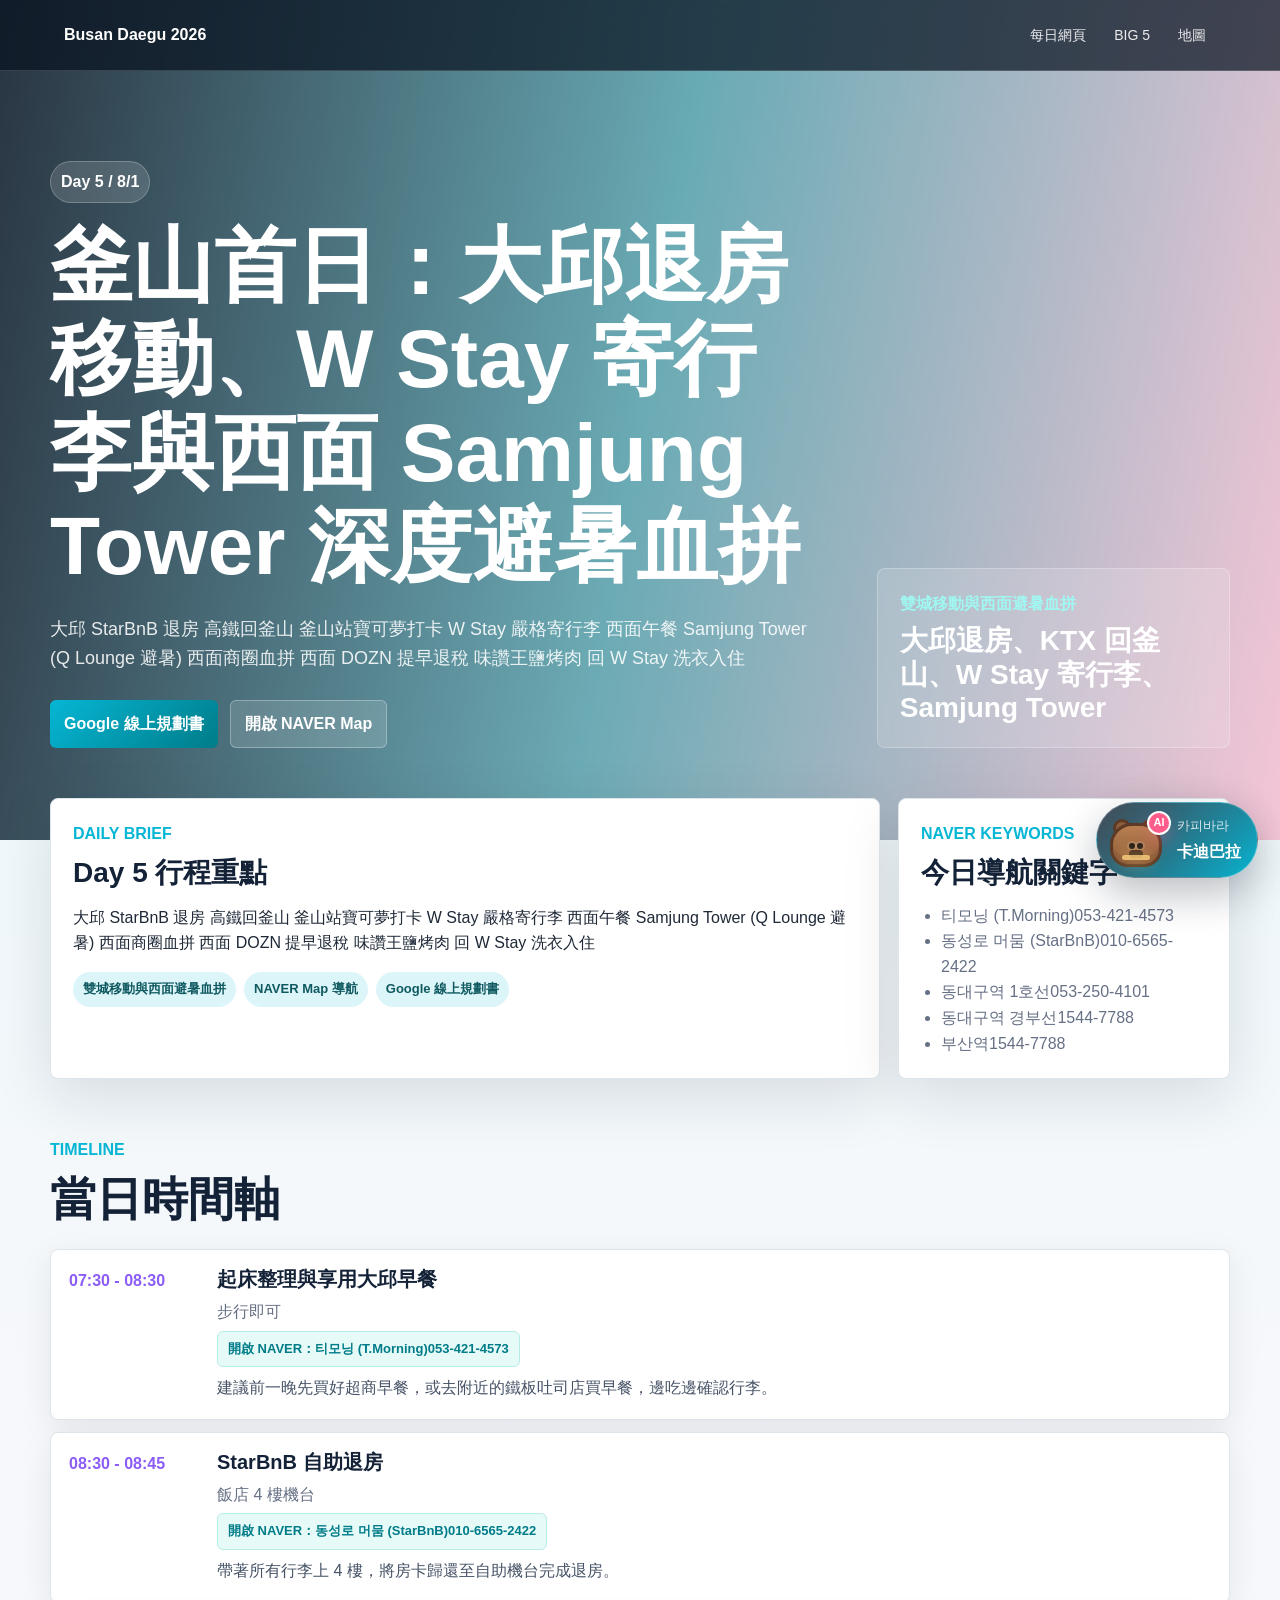
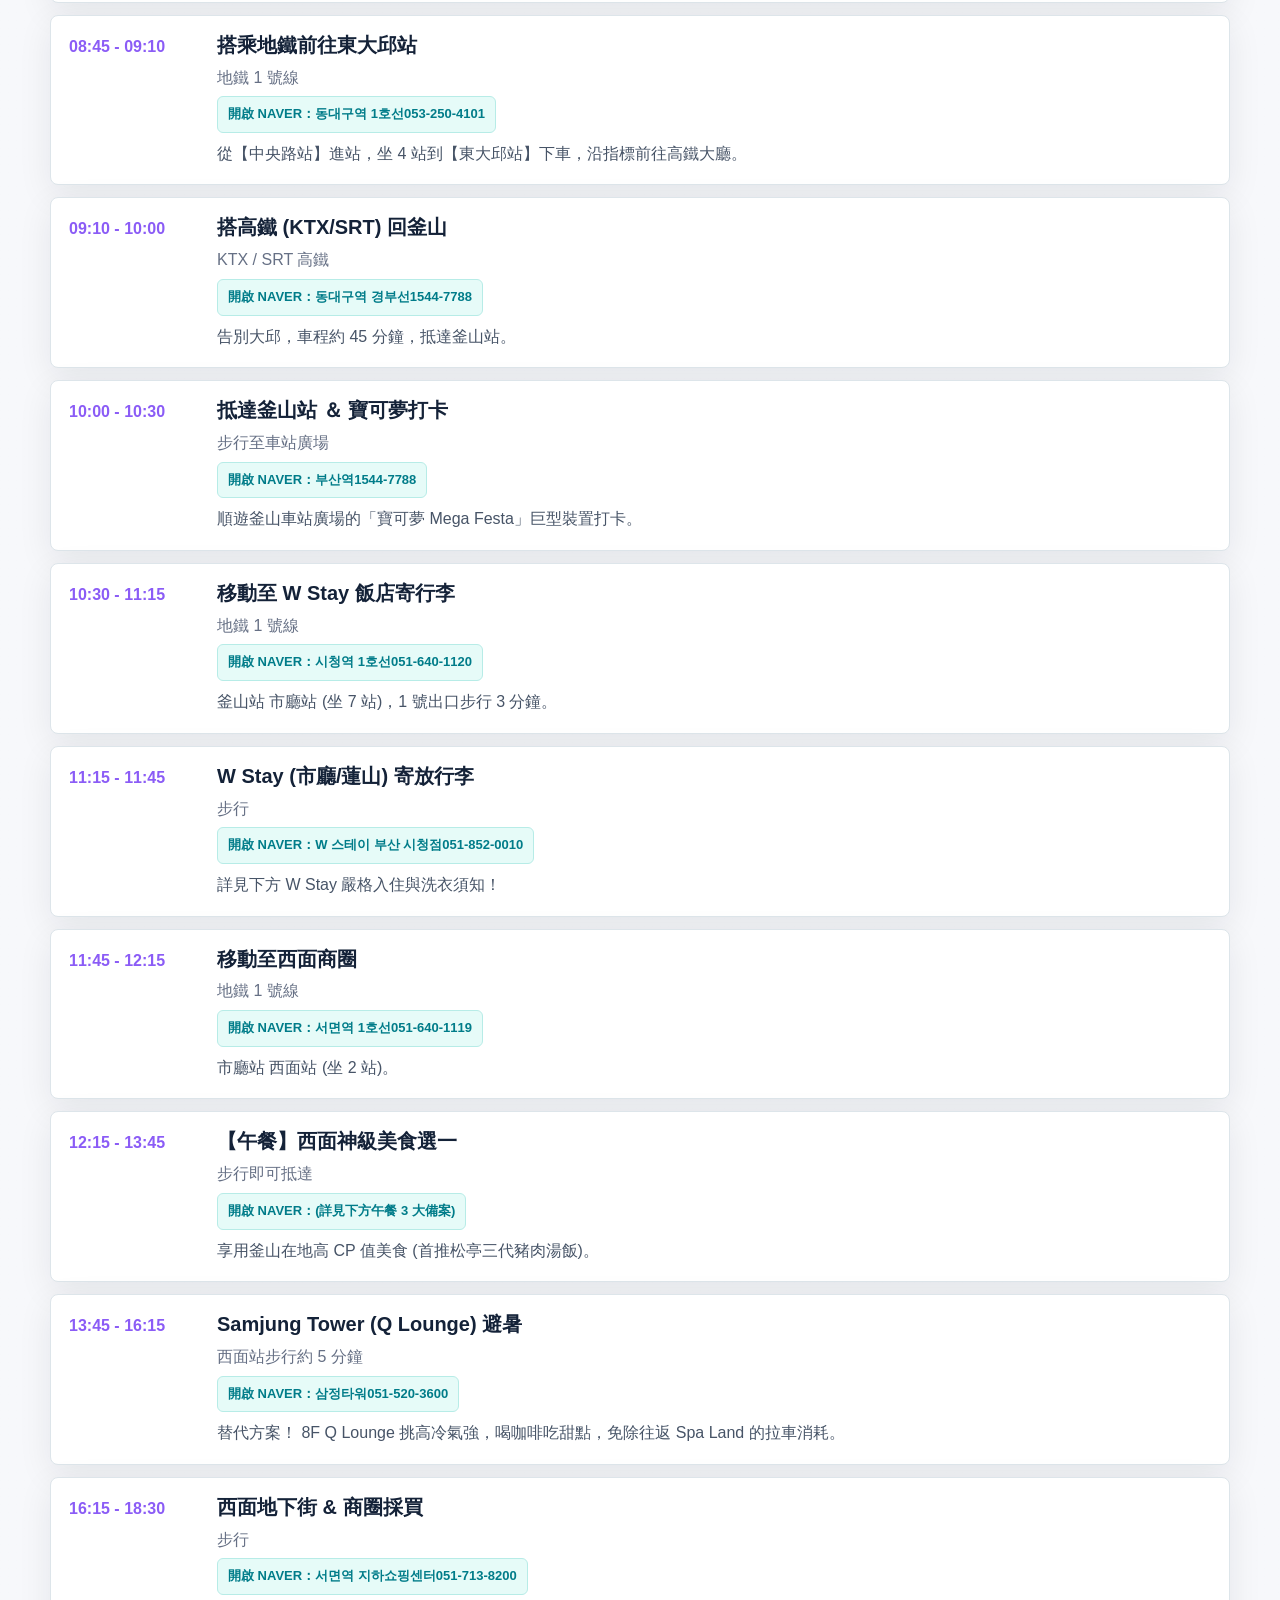
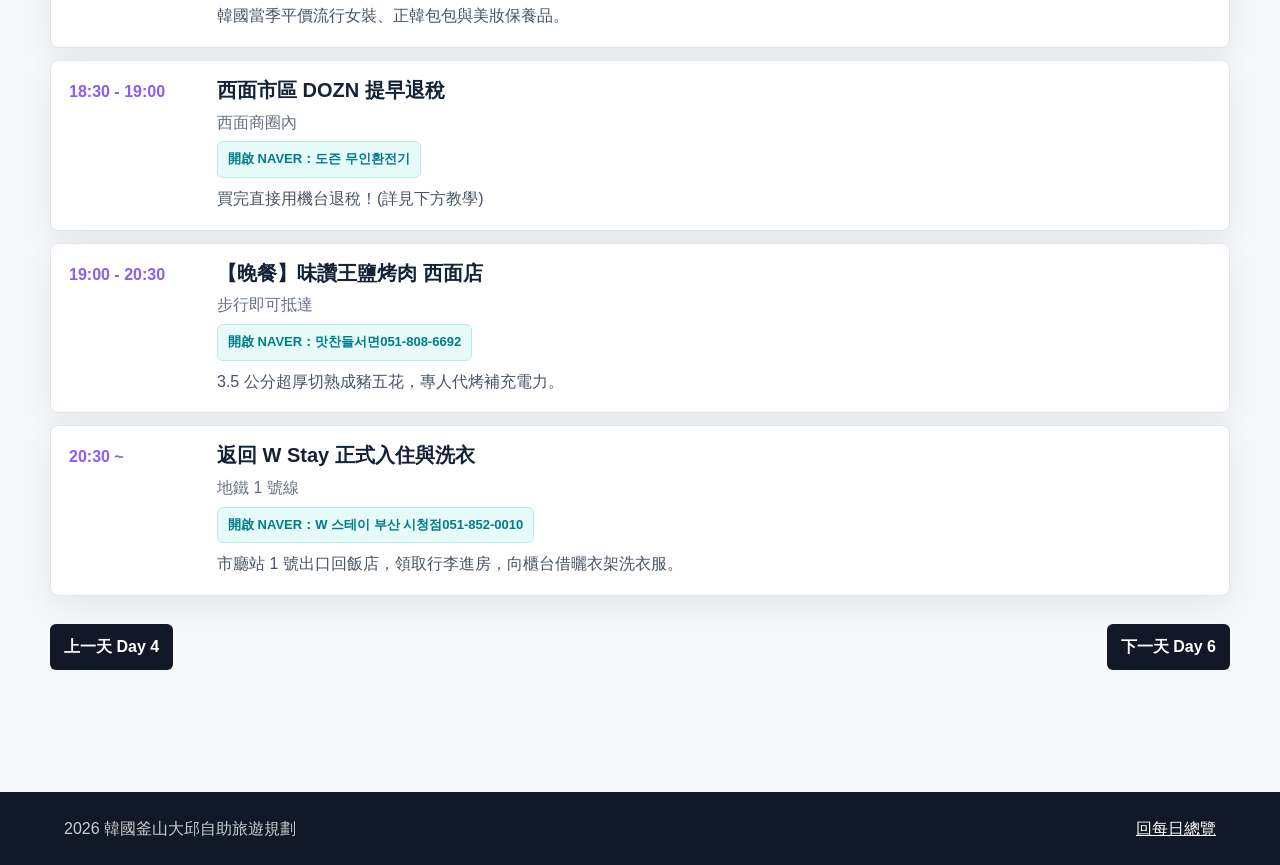
<file: days/day5.html>
<!doctype html>
<html lang="zh-Hant">
  <head><meta charset="utf-8" /><meta name="viewport" content="width=device-width, initial-scale=1" /><title>Day 5｜韓國釜山大邱自助旅遊</title><link rel="stylesheet" href="../styles.css" /></head>
  <body class="day-page" data-day="5">
    <header class="app-header daily-hero"><nav class="topbar" aria-label="主導覽"><a class="brand" href="../index.html#overview">Busan Daegu 2026</a><div class="nav-links"><a href="../index.html#days">每日網頁</a><a href="../index.html#big5">BIG 5</a><a href="../index.html#maps">地圖</a></div></nav><section class="hero"><div class="hero-copy"><p class="day-kicker" id="dayKicker"></p><h1 id="dayTitle"></h1><p class="hero-text" id="dayFocus"></p><div class="hero-actions"><a class="primary-btn" id="docLink" href="#" target="_blank" rel="noreferrer">Google 線上規劃書</a><a class="secondary-btn" id="naverLink" href="#" target="_blank" rel="noreferrer">開啟 NAVER Map</a></div></div><aside class="theme-panel"><span id="themeLabel"></span><strong id="themeMood"></strong></aside></section></header>
    <main class="daily-main"><section class="daily-summary"><article class="summary-card"><p class="eyebrow">Daily Brief</p><h2 id="summaryTitle"></h2><p id="summaryText"></p><div class="tag-row" id="tagRow"></div></article><aside class="route-card"><p class="eyebrow">NAVER Keywords</p><h2>今日導航關鍵字</h2><ul id="routePoints"></ul></aside></section><section class="section"><div class="section-heading"><p class="eyebrow">Timeline</p><h2>當日時間軸</h2></div><div class="schedule-list" id="scheduleList"></div><nav class="pager" aria-label="每日行程切換"><a id="prevDay" href="#"></a><a id="nextDay" href="#"></a></nav></section></main>
    <aside class="chat-widget" id="chatWidget" aria-label="卡迪巴拉 AI 小助手"><button class="chat-launcher" type="button" id="chatLauncher" aria-expanded="false"><span class="capybara-avatar" aria-hidden="true"><span class="capybara-ear left"></span><span class="capybara-ear right"></span><span class="capybara-face"><span class="capybara-eye left"></span><span class="capybara-eye right"></span><span class="capybara-nose"></span><span class="capybara-glow"></span></span><span class="capybara-badge">AI</span></span><span class="chat-launcher-copy"><span>카피바라</span><strong>卡迪巴拉</strong></span></button><section class="chat-window" id="chatWindow" aria-hidden="true"><header class="chat-header"><div><span>Capybara AI</span><strong>行程對話小助手</strong></div><button class="chat-close" type="button" id="chatClose" aria-label="關閉卡迪巴拉">×</button></header><div class="chat-messages" id="chatMessages" aria-live="polite"></div><div class="chat-suggestions" id="chatSuggestions"></div><form class="chat-input-row" id="chatForm"><input id="chatInput" type="text" autocomplete="off" placeholder="例如：Day6 下雨怎麼改？" aria-label="輸入問題" /><button class="primary-btn" type="submit">送出</button></form></section></aside>
    <footer class="footer"><span>2026 韓國釜山大邱自助旅遊規劃</span><a href="../index.html#days">回每日總覽</a></footer><script src="../site-data.js"></script><script src="../app.js"></script><script src="../day.js"></script>
  </body>
</html>
</file>
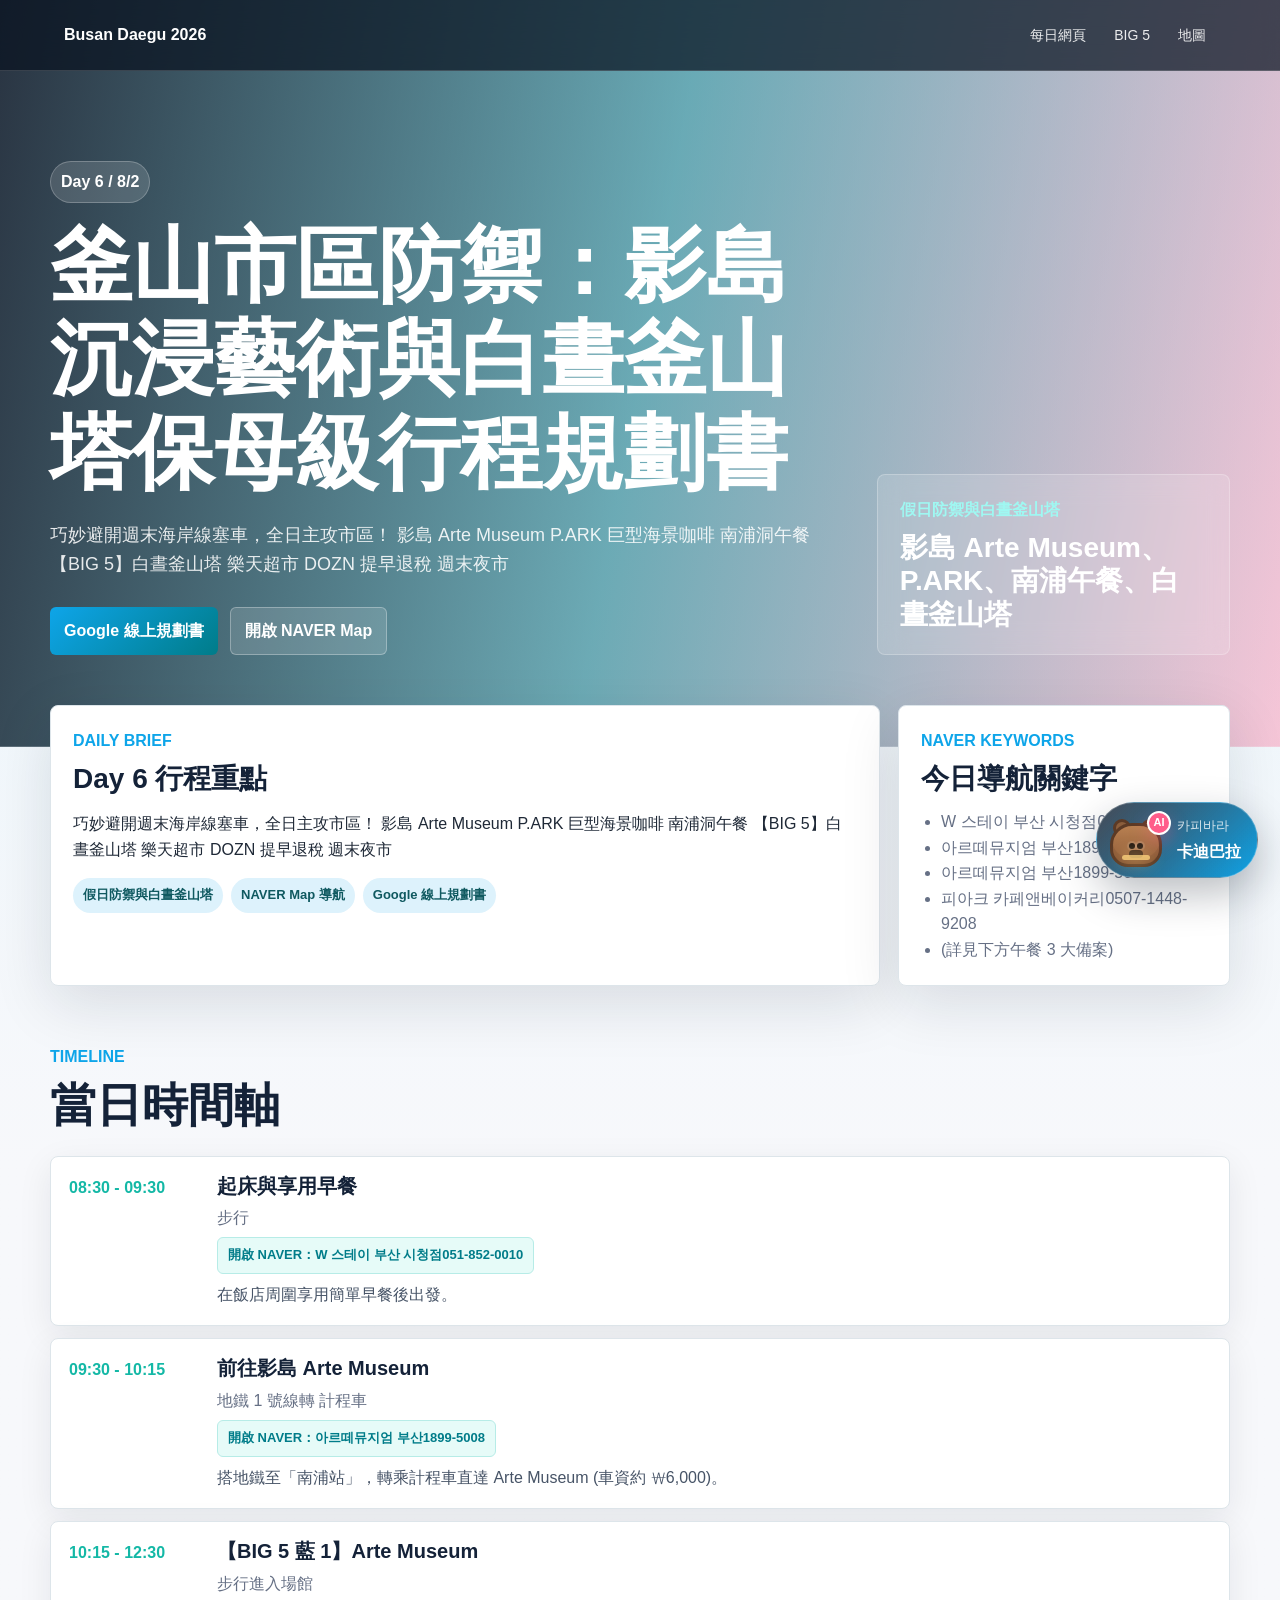
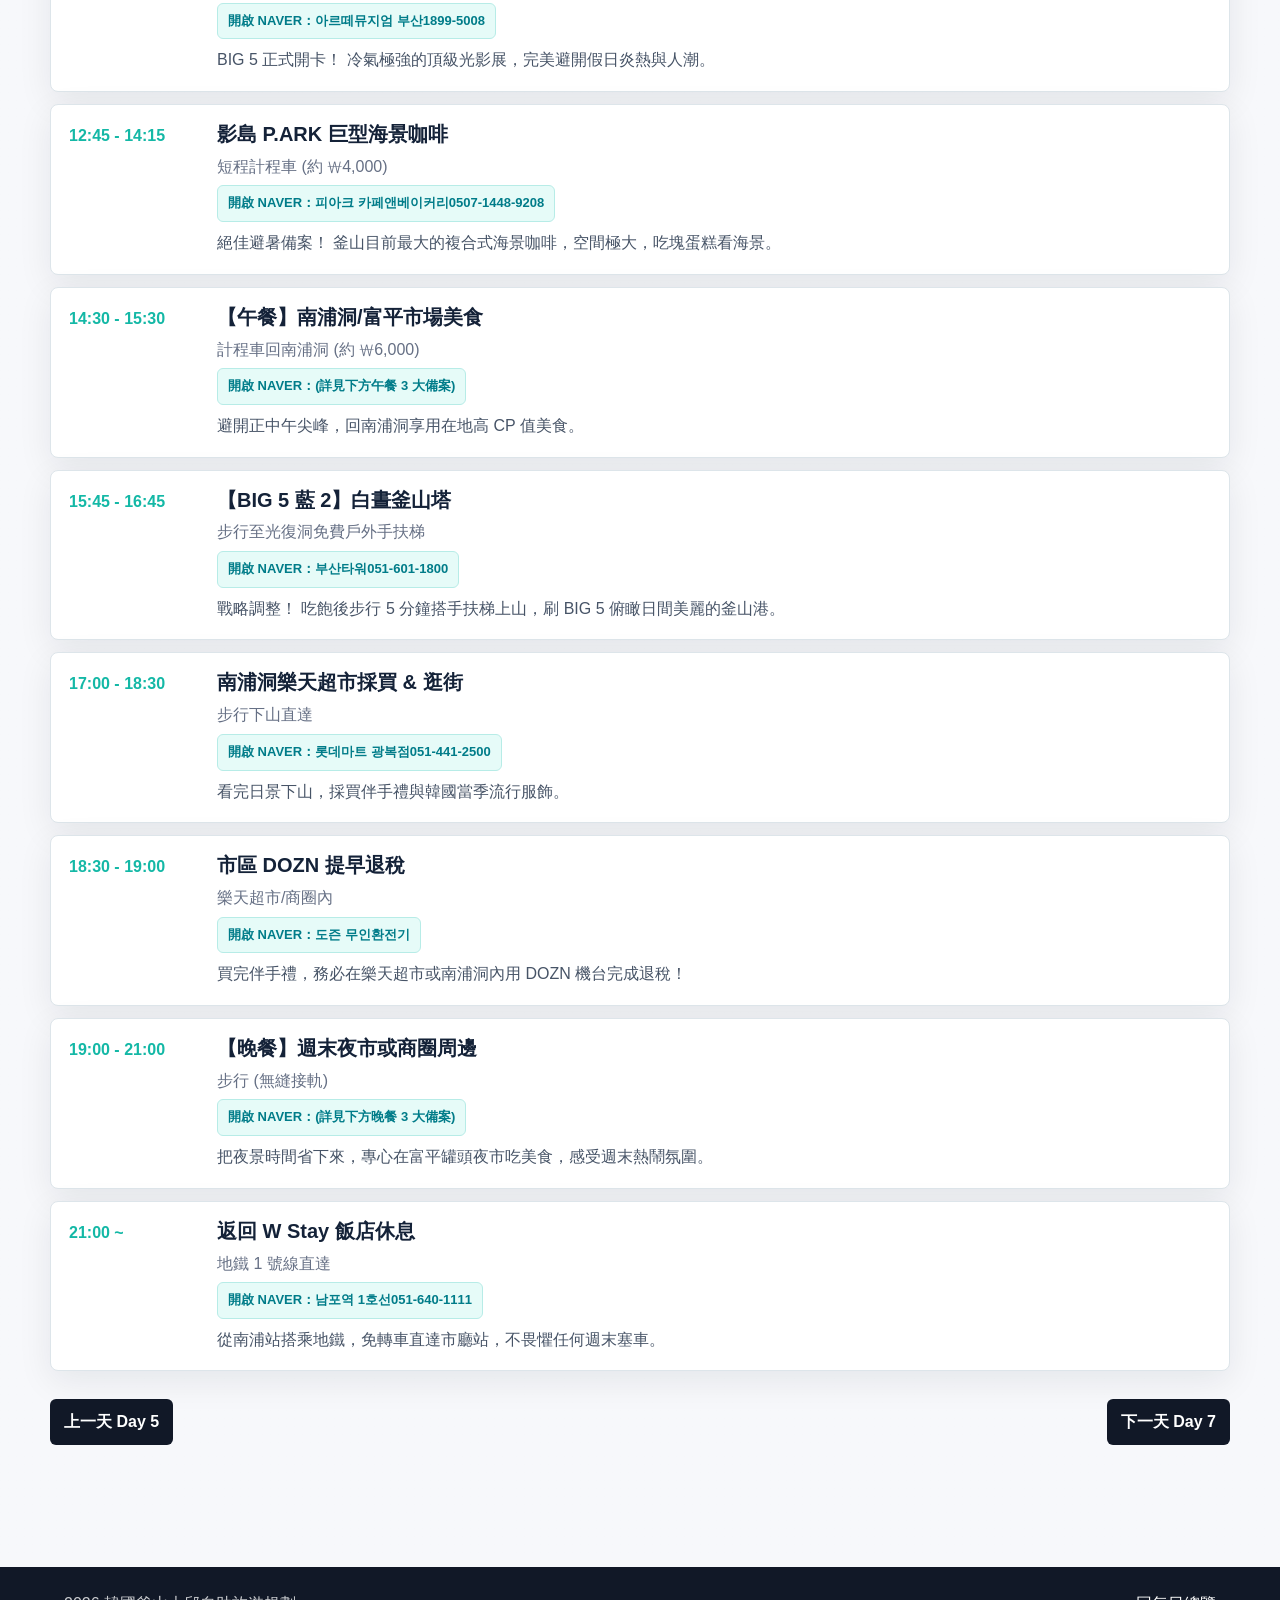
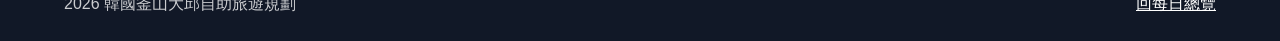
<file: days/day6.html>
<!doctype html>
<html lang="zh-Hant">
  <head><meta charset="utf-8" /><meta name="viewport" content="width=device-width, initial-scale=1" /><title>Day 6｜韓國釜山大邱自助旅遊</title><link rel="stylesheet" href="../styles.css" /></head>
  <body class="day-page" data-day="6">
    <header class="app-header daily-hero"><nav class="topbar" aria-label="主導覽"><a class="brand" href="../index.html#overview">Busan Daegu 2026</a><div class="nav-links"><a href="../index.html#days">每日網頁</a><a href="../index.html#big5">BIG 5</a><a href="../index.html#maps">地圖</a></div></nav><section class="hero"><div class="hero-copy"><p class="day-kicker" id="dayKicker"></p><h1 id="dayTitle"></h1><p class="hero-text" id="dayFocus"></p><div class="hero-actions"><a class="primary-btn" id="docLink" href="#" target="_blank" rel="noreferrer">Google 線上規劃書</a><a class="secondary-btn" id="naverLink" href="#" target="_blank" rel="noreferrer">開啟 NAVER Map</a></div></div><aside class="theme-panel"><span id="themeLabel"></span><strong id="themeMood"></strong></aside></section></header>
    <main class="daily-main"><section class="daily-summary"><article class="summary-card"><p class="eyebrow">Daily Brief</p><h2 id="summaryTitle"></h2><p id="summaryText"></p><div class="tag-row" id="tagRow"></div></article><aside class="route-card"><p class="eyebrow">NAVER Keywords</p><h2>今日導航關鍵字</h2><ul id="routePoints"></ul></aside></section><section class="section"><div class="section-heading"><p class="eyebrow">Timeline</p><h2>當日時間軸</h2></div><div class="schedule-list" id="scheduleList"></div><nav class="pager" aria-label="每日行程切換"><a id="prevDay" href="#"></a><a id="nextDay" href="#"></a></nav></section></main>
    <aside class="chat-widget" id="chatWidget" aria-label="卡迪巴拉 AI 小助手"><button class="chat-launcher" type="button" id="chatLauncher" aria-expanded="false"><span class="capybara-avatar" aria-hidden="true"><span class="capybara-ear left"></span><span class="capybara-ear right"></span><span class="capybara-face"><span class="capybara-eye left"></span><span class="capybara-eye right"></span><span class="capybara-nose"></span><span class="capybara-glow"></span></span><span class="capybara-badge">AI</span></span><span class="chat-launcher-copy"><span>카피바라</span><strong>卡迪巴拉</strong></span></button><section class="chat-window" id="chatWindow" aria-hidden="true"><header class="chat-header"><div><span>Capybara AI</span><strong>行程對話小助手</strong></div><button class="chat-close" type="button" id="chatClose" aria-label="關閉卡迪巴拉">×</button></header><div class="chat-messages" id="chatMessages" aria-live="polite"></div><div class="chat-suggestions" id="chatSuggestions"></div><form class="chat-input-row" id="chatForm"><input id="chatInput" type="text" autocomplete="off" placeholder="例如：Day6 下雨怎麼改？" aria-label="輸入問題" /><button class="primary-btn" type="submit">送出</button></form></section></aside>
    <footer class="footer"><span>2026 韓國釜山大邱自助旅遊規劃</span><a href="../index.html#days">回每日總覽</a></footer><script src="../site-data.js"></script><script src="../app.js"></script><script src="../day.js"></script>
  </body>
</html>
</file>
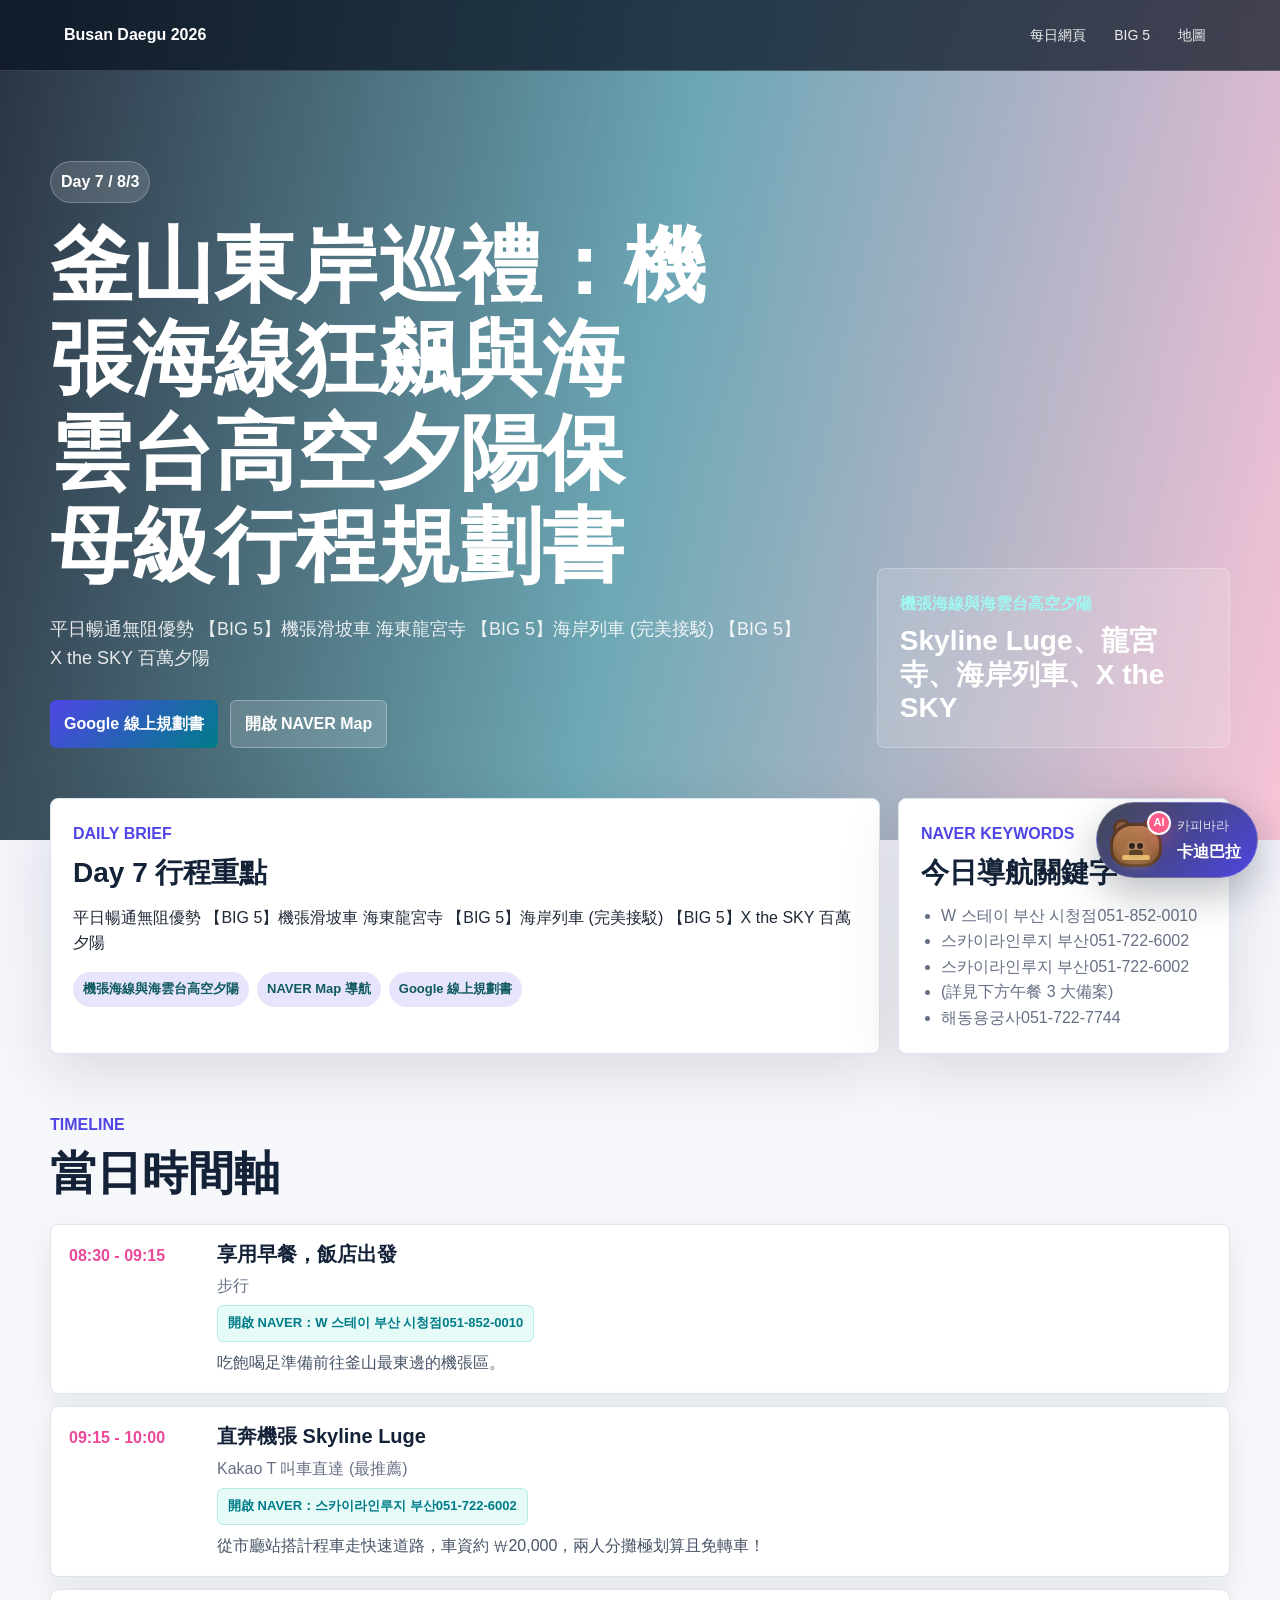
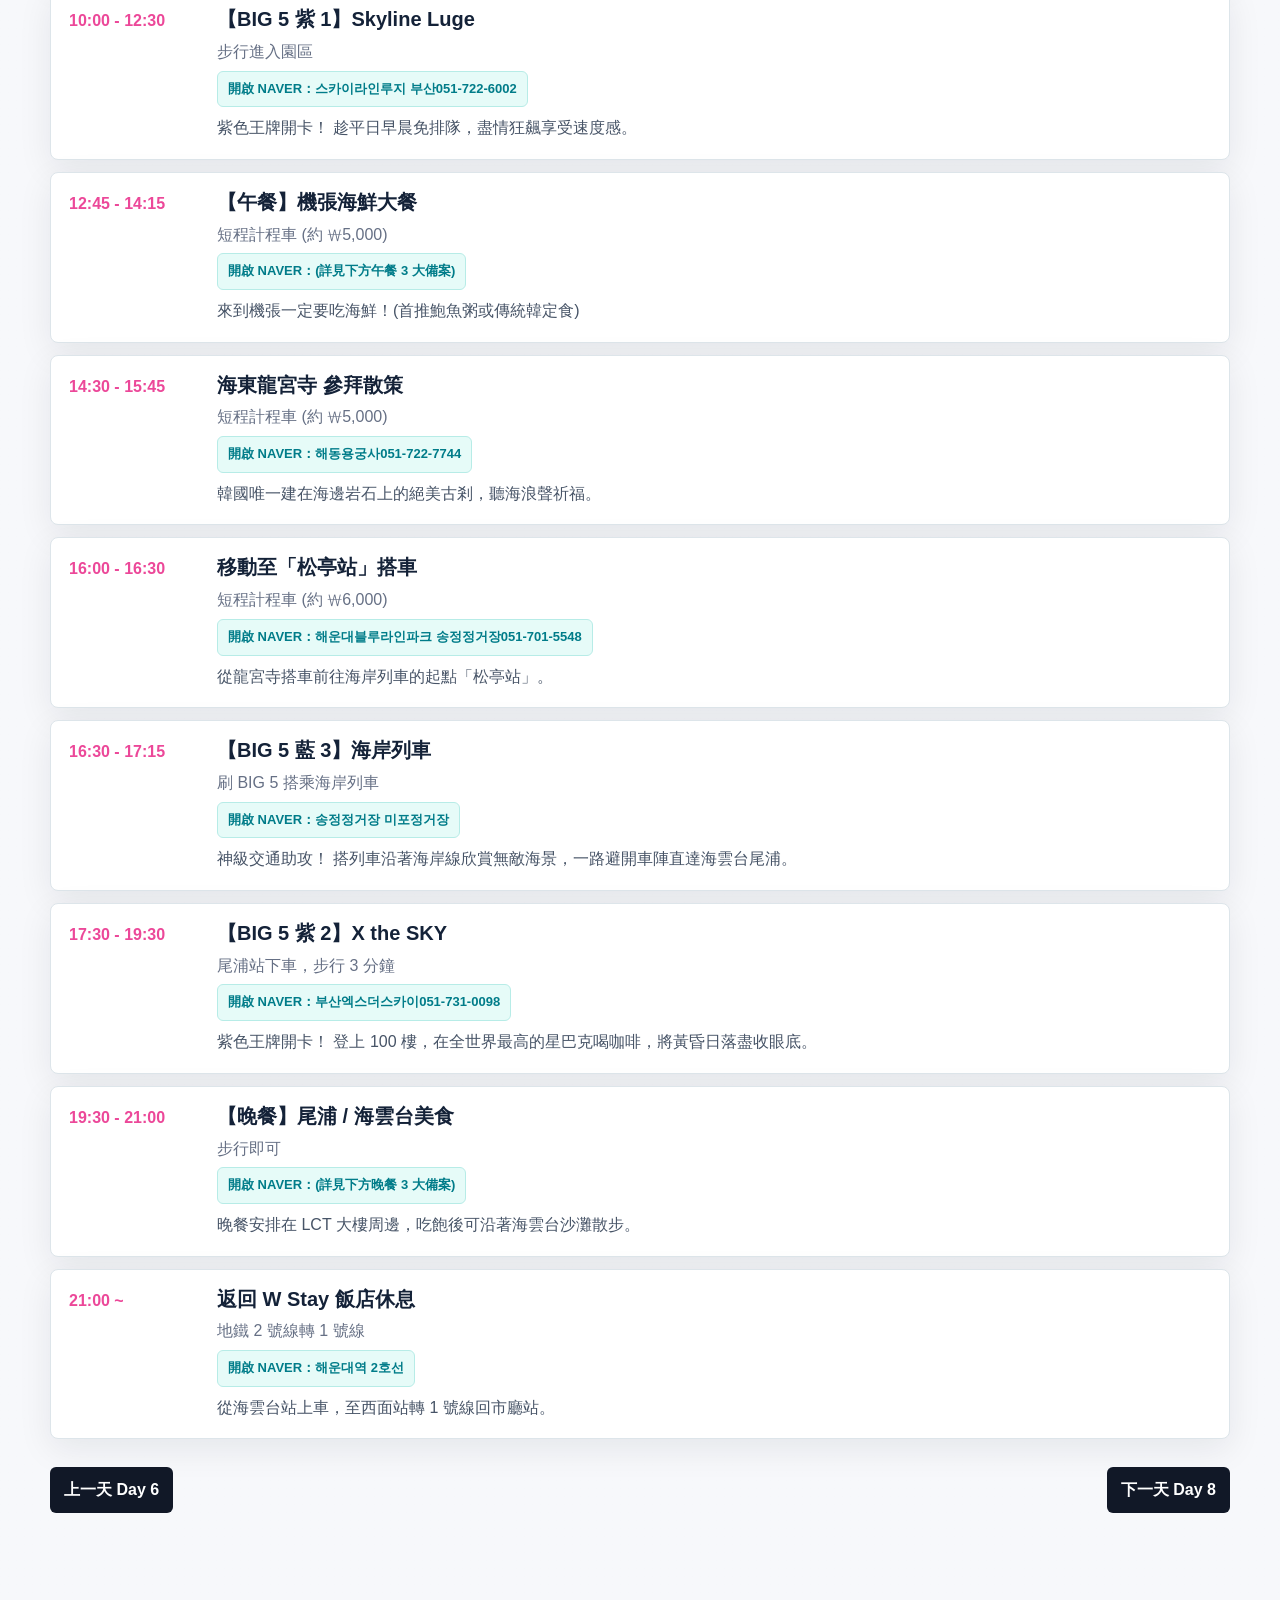
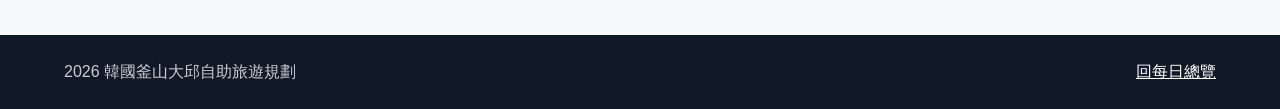
<file: days/day7.html>
<!doctype html>
<html lang="zh-Hant">
  <head><meta charset="utf-8" /><meta name="viewport" content="width=device-width, initial-scale=1" /><title>Day 7｜韓國釜山大邱自助旅遊</title><link rel="stylesheet" href="../styles.css" /></head>
  <body class="day-page" data-day="7">
    <header class="app-header daily-hero"><nav class="topbar" aria-label="主導覽"><a class="brand" href="../index.html#overview">Busan Daegu 2026</a><div class="nav-links"><a href="../index.html#days">每日網頁</a><a href="../index.html#big5">BIG 5</a><a href="../index.html#maps">地圖</a></div></nav><section class="hero"><div class="hero-copy"><p class="day-kicker" id="dayKicker"></p><h1 id="dayTitle"></h1><p class="hero-text" id="dayFocus"></p><div class="hero-actions"><a class="primary-btn" id="docLink" href="#" target="_blank" rel="noreferrer">Google 線上規劃書</a><a class="secondary-btn" id="naverLink" href="#" target="_blank" rel="noreferrer">開啟 NAVER Map</a></div></div><aside class="theme-panel"><span id="themeLabel"></span><strong id="themeMood"></strong></aside></section></header>
    <main class="daily-main"><section class="daily-summary"><article class="summary-card"><p class="eyebrow">Daily Brief</p><h2 id="summaryTitle"></h2><p id="summaryText"></p><div class="tag-row" id="tagRow"></div></article><aside class="route-card"><p class="eyebrow">NAVER Keywords</p><h2>今日導航關鍵字</h2><ul id="routePoints"></ul></aside></section><section class="section"><div class="section-heading"><p class="eyebrow">Timeline</p><h2>當日時間軸</h2></div><div class="schedule-list" id="scheduleList"></div><nav class="pager" aria-label="每日行程切換"><a id="prevDay" href="#"></a><a id="nextDay" href="#"></a></nav></section></main>
    <aside class="chat-widget" id="chatWidget" aria-label="卡迪巴拉 AI 小助手"><button class="chat-launcher" type="button" id="chatLauncher" aria-expanded="false"><span class="capybara-avatar" aria-hidden="true"><span class="capybara-ear left"></span><span class="capybara-ear right"></span><span class="capybara-face"><span class="capybara-eye left"></span><span class="capybara-eye right"></span><span class="capybara-nose"></span><span class="capybara-glow"></span></span><span class="capybara-badge">AI</span></span><span class="chat-launcher-copy"><span>카피바라</span><strong>卡迪巴拉</strong></span></button><section class="chat-window" id="chatWindow" aria-hidden="true"><header class="chat-header"><div><span>Capybara AI</span><strong>行程對話小助手</strong></div><button class="chat-close" type="button" id="chatClose" aria-label="關閉卡迪巴拉">×</button></header><div class="chat-messages" id="chatMessages" aria-live="polite"></div><div class="chat-suggestions" id="chatSuggestions"></div><form class="chat-input-row" id="chatForm"><input id="chatInput" type="text" autocomplete="off" placeholder="例如：Day6 下雨怎麼改？" aria-label="輸入問題" /><button class="primary-btn" type="submit">送出</button></form></section></aside>
    <footer class="footer"><span>2026 韓國釜山大邱自助旅遊規劃</span><a href="../index.html#days">回每日總覽</a></footer><script src="../site-data.js"></script><script src="../app.js"></script><script src="../day.js"></script>
  </body>
</html>
</file>
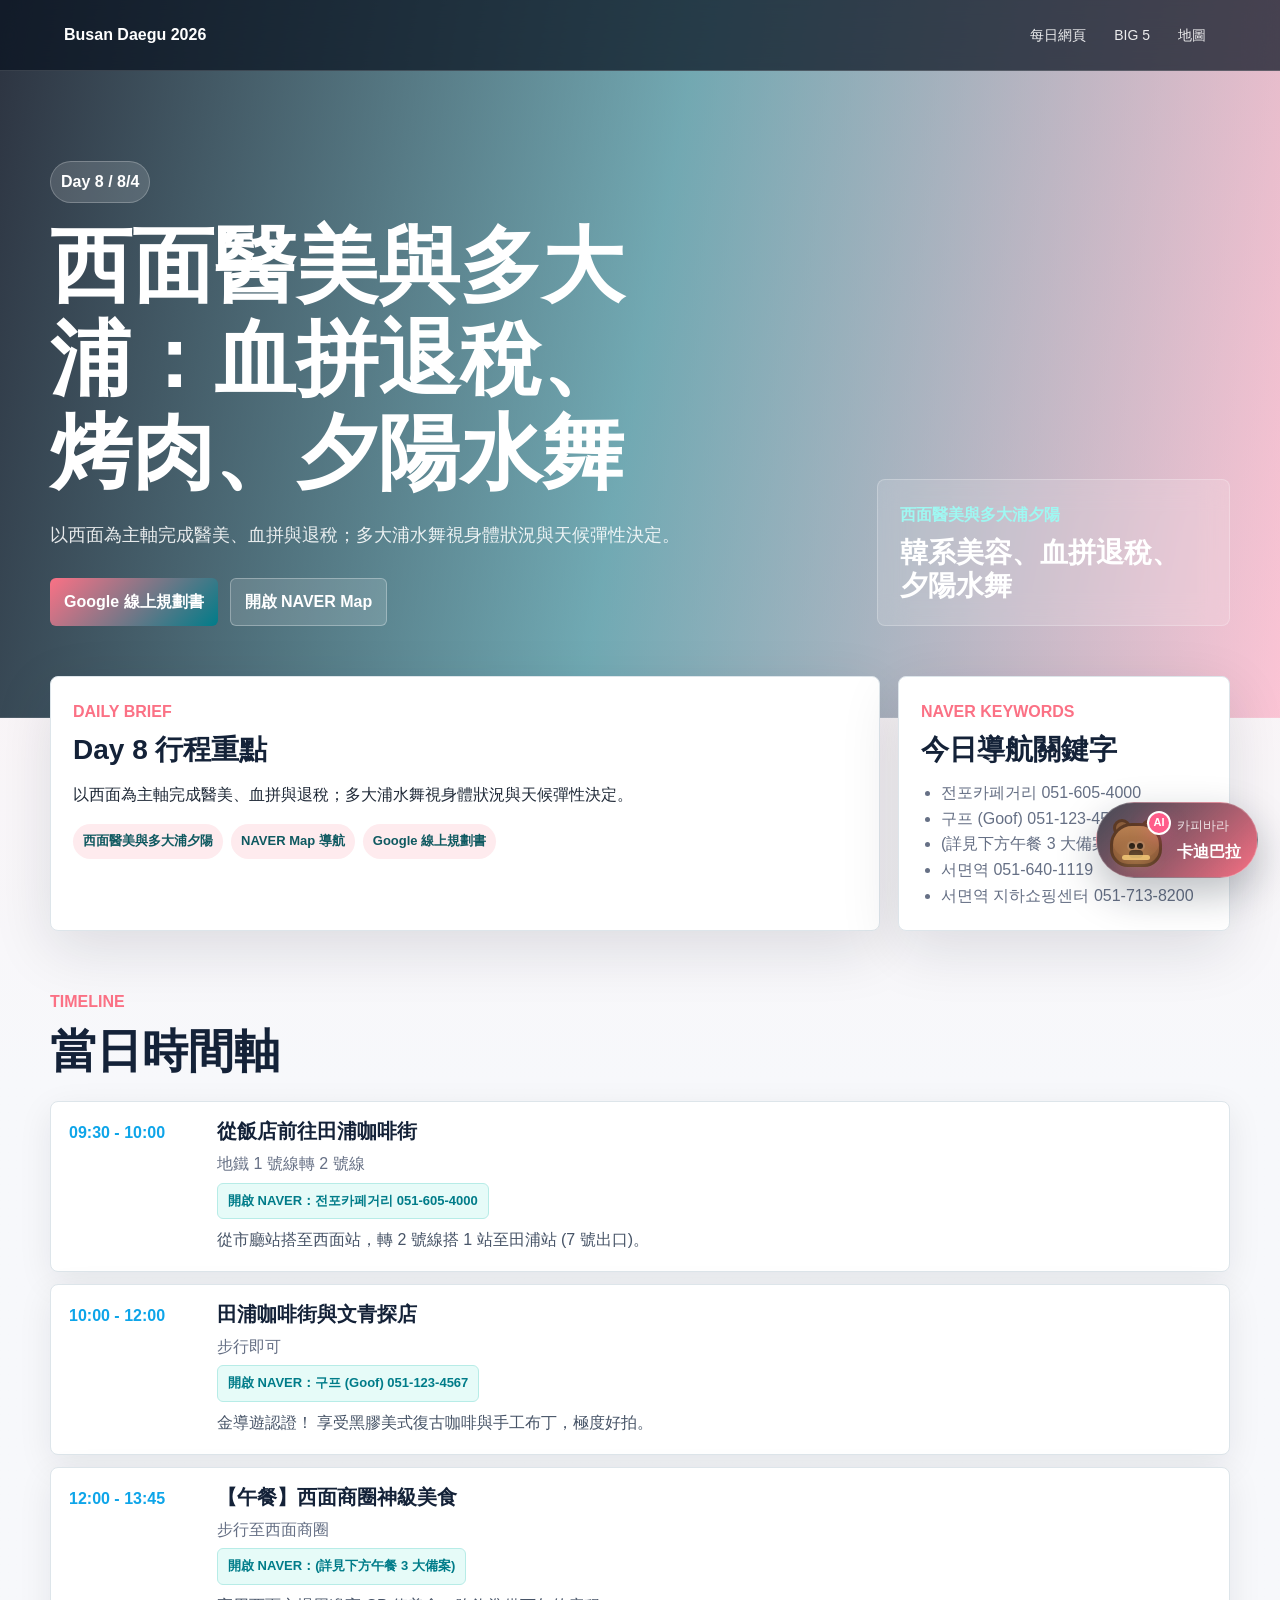
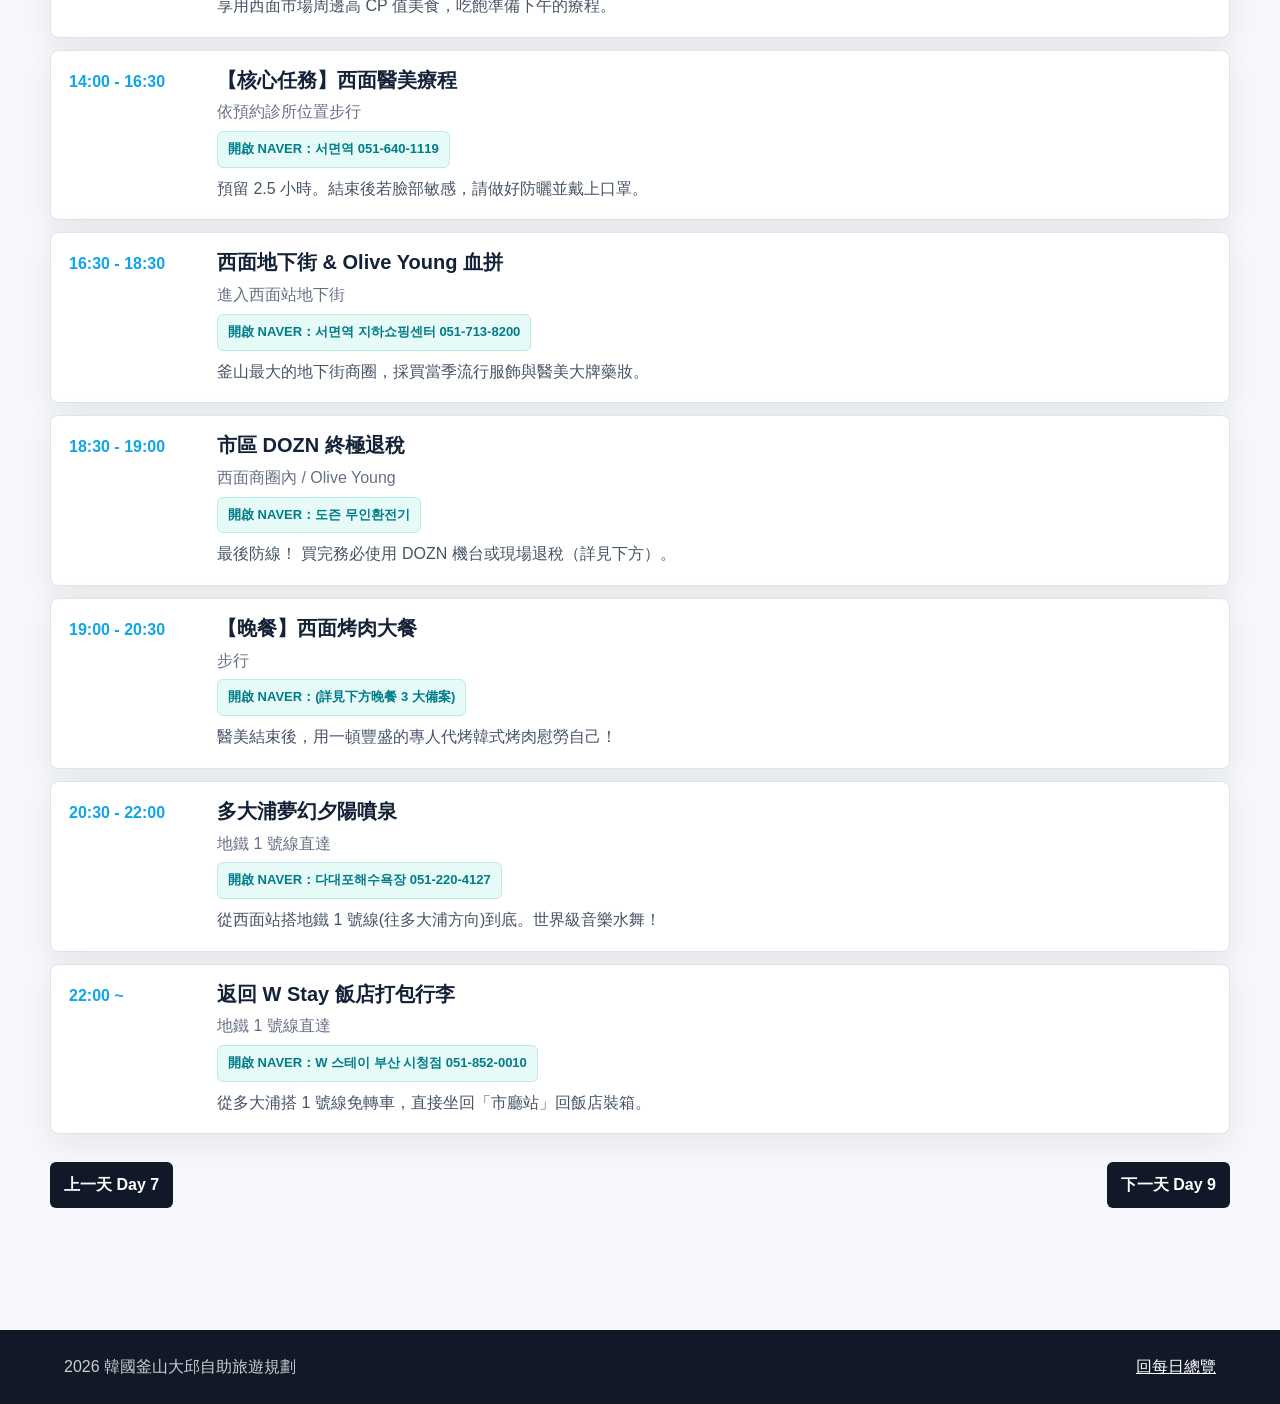
<file: days/day8.html>
<!doctype html>
<html lang="zh-Hant">
  <head><meta charset="utf-8" /><meta name="viewport" content="width=device-width, initial-scale=1" /><title>Day 8｜韓國釜山大邱自助旅遊</title><link rel="stylesheet" href="../styles.css" /></head>
  <body class="day-page" data-day="8">
    <header class="app-header daily-hero"><nav class="topbar" aria-label="主導覽"><a class="brand" href="../index.html#overview">Busan Daegu 2026</a><div class="nav-links"><a href="../index.html#days">每日網頁</a><a href="../index.html#big5">BIG 5</a><a href="../index.html#maps">地圖</a></div></nav><section class="hero"><div class="hero-copy"><p class="day-kicker" id="dayKicker"></p><h1 id="dayTitle"></h1><p class="hero-text" id="dayFocus"></p><div class="hero-actions"><a class="primary-btn" id="docLink" href="#" target="_blank" rel="noreferrer">Google 線上規劃書</a><a class="secondary-btn" id="naverLink" href="#" target="_blank" rel="noreferrer">開啟 NAVER Map</a></div></div><aside class="theme-panel"><span id="themeLabel"></span><strong id="themeMood"></strong></aside></section></header>
    <main class="daily-main"><section class="daily-summary"><article class="summary-card"><p class="eyebrow">Daily Brief</p><h2 id="summaryTitle"></h2><p id="summaryText"></p><div class="tag-row" id="tagRow"></div></article><aside class="route-card"><p class="eyebrow">NAVER Keywords</p><h2>今日導航關鍵字</h2><ul id="routePoints"></ul></aside></section><section class="section"><div class="section-heading"><p class="eyebrow">Timeline</p><h2>當日時間軸</h2></div><div class="schedule-list" id="scheduleList"></div><nav class="pager" aria-label="每日行程切換"><a id="prevDay" href="#"></a><a id="nextDay" href="#"></a></nav></section></main>
    <aside class="chat-widget" id="chatWidget" aria-label="卡迪巴拉 AI 小助手"><button class="chat-launcher" type="button" id="chatLauncher" aria-expanded="false"><span class="capybara-avatar" aria-hidden="true"><span class="capybara-ear left"></span><span class="capybara-ear right"></span><span class="capybara-face"><span class="capybara-eye left"></span><span class="capybara-eye right"></span><span class="capybara-nose"></span><span class="capybara-glow"></span></span><span class="capybara-badge">AI</span></span><span class="chat-launcher-copy"><span>카피바라</span><strong>卡迪巴拉</strong></span></button><section class="chat-window" id="chatWindow" aria-hidden="true"><header class="chat-header"><div><span>Capybara AI</span><strong>行程對話小助手</strong></div><button class="chat-close" type="button" id="chatClose" aria-label="關閉卡迪巴拉">×</button></header><div class="chat-messages" id="chatMessages" aria-live="polite"></div><div class="chat-suggestions" id="chatSuggestions"></div><form class="chat-input-row" id="chatForm"><input id="chatInput" type="text" autocomplete="off" placeholder="例如：Day6 下雨怎麼改？" aria-label="輸入問題" /><button class="primary-btn" type="submit">送出</button></form></section></aside>
    <footer class="footer"><span>2026 韓國釜山大邱自助旅遊規劃</span><a href="../index.html#days">回每日總覽</a></footer><script src="../site-data.js"></script><script src="../app.js"></script><script src="../day.js"></script>
  </body>
</html>
</file>
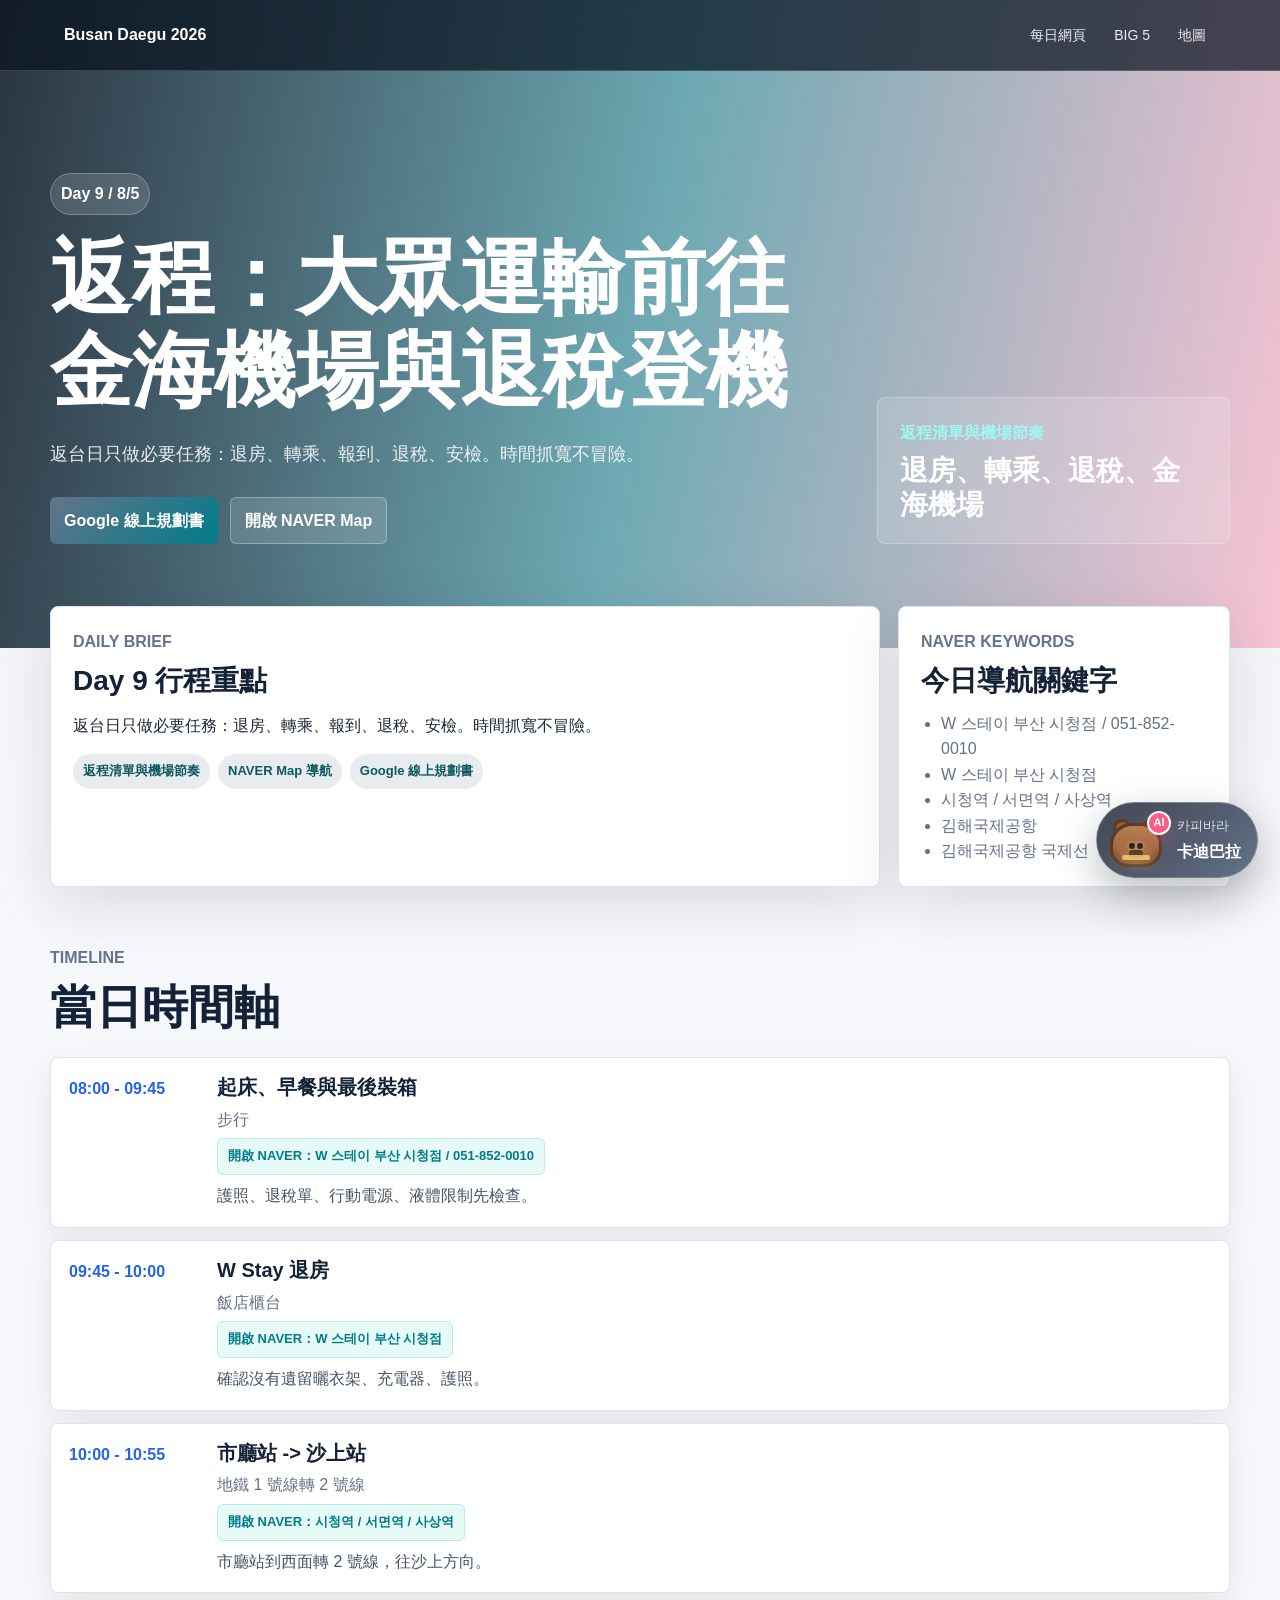
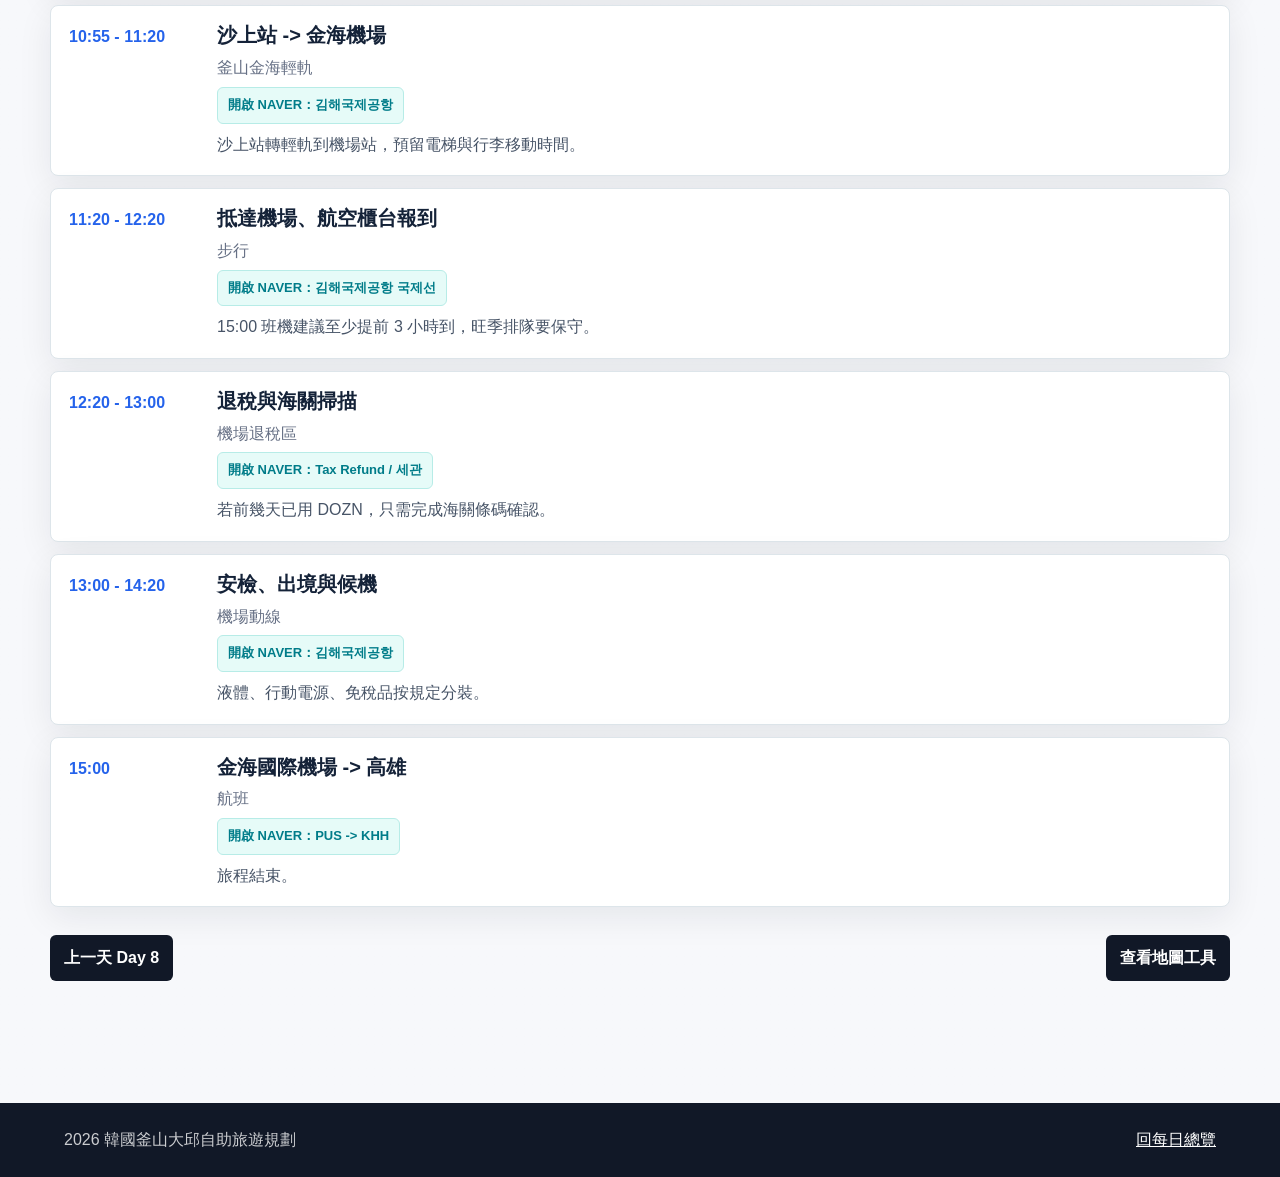
<file: days/day9.html>
<!doctype html>
<html lang="zh-Hant">
  <head><meta charset="utf-8" /><meta name="viewport" content="width=device-width, initial-scale=1" /><title>Day 9｜韓國釜山大邱自助旅遊</title><link rel="stylesheet" href="../styles.css" /></head>
  <body class="day-page" data-day="9">
    <header class="app-header daily-hero"><nav class="topbar" aria-label="主導覽"><a class="brand" href="../index.html#overview">Busan Daegu 2026</a><div class="nav-links"><a href="../index.html#days">每日網頁</a><a href="../index.html#big5">BIG 5</a><a href="../index.html#maps">地圖</a></div></nav><section class="hero"><div class="hero-copy"><p class="day-kicker" id="dayKicker"></p><h1 id="dayTitle"></h1><p class="hero-text" id="dayFocus"></p><div class="hero-actions"><a class="primary-btn" id="docLink" href="#" target="_blank" rel="noreferrer">Google 線上規劃書</a><a class="secondary-btn" id="naverLink" href="#" target="_blank" rel="noreferrer">開啟 NAVER Map</a></div></div><aside class="theme-panel"><span id="themeLabel"></span><strong id="themeMood"></strong></aside></section></header>
    <main class="daily-main"><section class="daily-summary"><article class="summary-card"><p class="eyebrow">Daily Brief</p><h2 id="summaryTitle"></h2><p id="summaryText"></p><div class="tag-row" id="tagRow"></div></article><aside class="route-card"><p class="eyebrow">NAVER Keywords</p><h2>今日導航關鍵字</h2><ul id="routePoints"></ul></aside></section><section class="section"><div class="section-heading"><p class="eyebrow">Timeline</p><h2>當日時間軸</h2></div><div class="schedule-list" id="scheduleList"></div><nav class="pager" aria-label="每日行程切換"><a id="prevDay" href="#"></a><a id="nextDay" href="#"></a></nav></section></main>
    <aside class="chat-widget" id="chatWidget" aria-label="卡迪巴拉 AI 小助手"><button class="chat-launcher" type="button" id="chatLauncher" aria-expanded="false"><span class="capybara-avatar" aria-hidden="true"><span class="capybara-ear left"></span><span class="capybara-ear right"></span><span class="capybara-face"><span class="capybara-eye left"></span><span class="capybara-eye right"></span><span class="capybara-nose"></span><span class="capybara-glow"></span></span><span class="capybara-badge">AI</span></span><span class="chat-launcher-copy"><span>카피바라</span><strong>卡迪巴拉</strong></span></button><section class="chat-window" id="chatWindow" aria-hidden="true"><header class="chat-header"><div><span>Capybara AI</span><strong>行程對話小助手</strong></div><button class="chat-close" type="button" id="chatClose" aria-label="關閉卡迪巴拉">×</button></header><div class="chat-messages" id="chatMessages" aria-live="polite"></div><div class="chat-suggestions" id="chatSuggestions"></div><form class="chat-input-row" id="chatForm"><input id="chatInput" type="text" autocomplete="off" placeholder="例如：Day6 下雨怎麼改？" aria-label="輸入問題" /><button class="primary-btn" type="submit">送出</button></form></section></aside>
    <footer class="footer"><span>2026 韓國釜山大邱自助旅遊規劃</span><a href="../index.html#days">回每日總覽</a></footer><script src="../site-data.js"></script><script src="../app.js"></script><script src="../day.js"></script>
  </body>
</html>
</file>
<file: styles.css>
:root {
  --ink: #142238;
  --muted: #667085;
  --line: #dde5ea;
  --paper: #ffffff;
  --wash: #f5f7fb;
  --accent: #00a6a6;
  --accent-2: #ff5c8a;
  --accent-3: #ffb000;
  --deep: #101828;
  --shadow: 0 18px 60px rgba(16, 24, 40, 0.12);
  --hero-image: url("https://images.unsplash.com/photo-1534274867514-d5b47ef89ed7?auto=format&fit=crop&w=1800&q=80");
  --theme-a: #00a6a6;
  --theme-b: #ff5c8a;
  --theme-c: #ffb000;
}

* {
  box-sizing: border-box;
}

html {
  scroll-behavior: smooth;
}

body {
  margin: 0;
  background:
    radial-gradient(circle at 12% 0%, rgba(0, 166, 166, 0.14), transparent 30%),
    radial-gradient(circle at 90% 12%, rgba(255, 92, 138, 0.14), transparent 28%),
    #f5f7fb;
  color: #1f2937;
  font-family: Arial, "Microsoft JhengHei", "Malgun Gothic", sans-serif;
  line-height: 1.6;
  overflow-x: hidden;
}

a {
  color: inherit;
}

button,
input {
  font: inherit;
}

.app-header {
  color: white;
  min-height: 86vh;
  display: flex;
  flex-direction: column;
  background:
    linear-gradient(100deg, rgba(10, 20, 35, 0.86), rgba(13, 115, 130, 0.58), rgba(255, 92, 138, 0.32)),
    var(--hero-image);
  background-position: center;
  background-size: cover;
}

.home-header {
  --hero-image: url("https://images.unsplash.com/photo-1534274867514-d5b47ef89ed7?auto=format&fit=crop&w=1800&q=80");
}

.topbar {
  position: sticky;
  top: 0;
  z-index: 20;
  display: flex;
  align-items: center;
  justify-content: space-between;
  gap: 18px;
  padding: 16px clamp(18px, 5vw, 64px);
  background: rgba(9, 18, 32, 0.72);
  backdrop-filter: blur(16px);
  border-bottom: 1px solid rgba(255, 255, 255, 0.16);
}

.brand {
  font-weight: 900;
  text-decoration: none;
  letter-spacing: 0;
}

.nav-links {
  display: flex;
  flex-wrap: wrap;
  gap: 8px;
  justify-content: flex-end;
}

.nav-links a {
  color: rgba(255, 255, 255, 0.9);
  text-decoration: none;
  font-size: 14px;
  padding: 8px 10px;
}

.hero {
  width: min(1180px, calc(100% - 36px));
  margin: auto;
  padding: 74px 0 92px;
  display: grid;
  grid-template-columns: minmax(0, 1.05fr) minmax(300px, 0.74fr);
  align-items: end;
  gap: 42px;
}

.eyebrow {
  margin: 0 0 10px;
  color: var(--theme-a);
  font-weight: 900;
  letter-spacing: 0;
  text-transform: uppercase;
}

.hero .eyebrow {
  color: #9ff8f2;
}

h1,
h2,
h3 {
  margin: 0;
  line-height: 1.14;
  color: var(--ink);
  letter-spacing: 0;
}

.hero h1 {
  color: white;
  font-size: clamp(40px, 7vw, 82px);
  max-width: 900px;
  text-wrap: balance;
}

.hero-text {
  max-width: 760px;
  color: rgba(255, 255, 255, 0.88);
  font-size: 18px;
  margin: 22px 0 0;
}

.hero-actions,
.day-actions,
.pager {
  display: flex;
  flex-wrap: wrap;
  gap: 12px;
  margin-top: 28px;
}

.primary-btn,
.secondary-btn,
.map-btn,
.doc-btn,
.pager a {
  display: inline-flex;
  min-height: 42px;
  align-items: center;
  justify-content: center;
  border: 0;
  border-radius: 6px;
  padding: 10px 14px;
  font-weight: 900;
  text-decoration: none;
  cursor: pointer;
}

.primary-btn {
  background: linear-gradient(135deg, var(--theme-a), #007c89);
  color: white;
}

.secondary-btn {
  background: rgba(255, 255, 255, 0.14);
  color: white;
  border: 1px solid rgba(255, 255, 255, 0.3);
}

.poster-stack {
  display: grid;
  gap: 12px;
}

.poster-stack article {
  min-height: 124px;
  padding: 22px;
  border: 1px solid rgba(255, 255, 255, 0.22);
  border-radius: 8px;
  background: rgba(255, 255, 255, 0.13);
  backdrop-filter: blur(14px);
}

.poster-stack span {
  display: block;
  color: #9ff8f2;
  font-weight: 900;
}

.poster-stack strong {
  display: block;
  margin-top: 8px;
  font-size: 24px;
  line-height: 1.25;
}

main {
  width: min(1180px, calc(100% - 28px));
  margin: 0 auto;
}

.section {
  padding: 58px 0;
}

.intro-band {
  padding-top: 34px;
  padding-bottom: 22px;
}

.section-heading {
  margin-bottom: 24px;
}

.section-heading h2 {
  font-size: clamp(28px, 4vw, 46px);
}

.section-heading p:not(.eyebrow) {
  max-width: 820px;
  color: var(--muted);
}

.trip-stats,
.home-day-grid,
.backup-grid,
.tool-grid,
.feature-grid {
  display: grid;
  gap: 16px;
}

.trip-stats {
  grid-template-columns: repeat(4, minmax(0, 1fr));
}

.trip-stats div {
  min-height: 118px;
  padding: 20px;
  border-radius: 8px;
  background: white;
  border: 1px solid var(--line);
  box-shadow: var(--shadow);
}

.trip-stats strong {
  display: block;
  color: var(--ink);
  font-size: 34px;
  line-height: 1.1;
}

.trip-stats span {
  color: var(--muted);
}

.home-day-grid {
  grid-template-columns: repeat(3, minmax(0, 1fr));
}

.day-card {
  position: relative;
  min-height: 310px;
  display: flex;
  align-items: flex-end;
  overflow: hidden;
  border-radius: 8px;
  color: white;
  text-decoration: none;
  box-shadow: var(--shadow);
  background:
    linear-gradient(180deg, rgba(10, 20, 35, 0.08), rgba(10, 20, 35, 0.84)),
    var(--card-image);
  background-position: center;
  background-size: cover;
}

.day-card::before {
  content: "";
  position: absolute;
  inset: 0;
  background: linear-gradient(135deg, color-mix(in srgb, var(--card-a), transparent 58%), color-mix(in srgb, var(--card-b), transparent 65%));
}

.day-card-content {
  position: relative;
  z-index: 1;
  padding: 22px;
}

.day-card span {
  display: inline-flex;
  margin-bottom: 10px;
  padding: 6px 9px;
  border-radius: 999px;
  background: rgba(255, 255, 255, 0.16);
  border: 1px solid rgba(255, 255, 255, 0.22);
  font-weight: 900;
  font-size: 13px;
}

.day-card h3 {
  color: white;
  font-size: 24px;
  overflow-wrap: anywhere;
}

.day-card p {
  margin: 10px 0 0;
  color: rgba(255, 255, 255, 0.82);
}

.split {
  display: grid;
  grid-template-columns: minmax(220px, 0.38fr) minmax(0, 1fr);
  gap: 26px;
  align-items: start;
}

.split > *,
.daily-summary > * {
  min-width: 0;
}

.note-box {
  padding: 18px;
  border-radius: 8px;
  background: #fff7ef;
  border: 1px solid #eed0b7;
  margin-bottom: 16px;
}

.note-box ul {
  margin: 0;
  padding-left: 20px;
}

.backup-grid,
.tool-grid,
.feature-grid {
  grid-template-columns: repeat(2, minmax(0, 1fr));
}

.backup-card,
.tool-card,
.feature-card {
  display: block;
  min-height: 150px;
  padding: 20px;
  border-radius: 8px;
  background: white;
  border: 1px solid var(--line);
  box-shadow: var(--shadow);
  text-decoration: none;
}

.backup-card h3,
.tool-card strong,
.feature-card strong {
  display: block;
  color: var(--ink);
  font-size: 22px;
  margin-bottom: 8px;
}

.backup-card p,
.tool-card p,
.feature-card p {
  color: var(--muted);
}

.tool-card span,
.feature-card span {
  color: var(--theme-a);
  font-weight: 900;
}

.naver-tool {
  background: linear-gradient(135deg, #e8fff6, #ffffff);
}

.table-wrap {
  width: 100%;
  max-width: 100%;
  overflow-x: auto;
  border-radius: 8px;
  border: 1px solid var(--line);
  box-shadow: var(--shadow);
}

table {
  width: 100%;
  min-width: 860px;
  border-collapse: collapse;
  background: white;
}

th {
  background: #111827;
  color: white;
  font-size: 14px;
  text-align: left;
  padding: 12px;
}

td {
  border-bottom: 1px solid var(--line);
  padding: 12px;
  vertical-align: top;
  font-size: 14px;
}

tbody tr:nth-child(even) {
  background: #f8fafc;
}

.map-btn {
  min-height: 34px;
  padding: 7px 10px;
  background: #e6fbf8;
  color: #007c89;
  border: 1px solid #b7ece7;
  font-size: 13px;
  margin-top: 6px;
}

.doc-btn {
  background: linear-gradient(135deg, var(--theme-b), #e6356f);
  color: white;
}

.day-page {
  --theme-a: #00a6a6;
  --theme-b: #ff5c8a;
  --theme-c: #ffb000;
  background:
    linear-gradient(180deg, color-mix(in srgb, var(--theme-a), white 90%), #f7f8fb 36%),
    #f7f8fb;
}

.daily-hero {
  min-height: 72vh;
}

.daily-hero .hero {
  grid-template-columns: minmax(0, 1fr) minmax(280px, 0.45fr);
}

.day-kicker {
  display: inline-flex;
  gap: 8px;
  align-items: center;
  padding: 7px 10px;
  border-radius: 999px;
  background: rgba(255, 255, 255, 0.14);
  border: 1px solid rgba(255, 255, 255, 0.24);
  font-weight: 900;
}

.theme-panel {
  padding: 22px;
  border-radius: 8px;
  color: white;
  background: rgba(255, 255, 255, 0.14);
  border: 1px solid rgba(255, 255, 255, 0.24);
  backdrop-filter: blur(14px);
}

.theme-panel span {
  color: #9ff8f2;
  font-weight: 900;
}

.theme-panel strong {
  display: block;
  margin-top: 8px;
  font-size: 28px;
  line-height: 1.2;
}

.daily-main {
  width: min(1180px, calc(100% - 28px));
  margin: 0 auto;
}

.daily-summary {
  display: grid;
  grid-template-columns: minmax(0, 0.9fr) minmax(260px, 0.36fr);
  gap: 18px;
  margin-top: -42px;
  position: relative;
  z-index: 4;
}

.summary-card,
.route-card {
  padding: 22px;
  border-radius: 8px;
  background: white;
  border: 1px solid var(--line);
  box-shadow: var(--shadow);
}

.summary-card h2,
.route-card h2 {
  font-size: 28px;
}

.tag-row {
  display: flex;
  flex-wrap: wrap;
  gap: 8px;
  margin-top: 16px;
}

.tag-row span {
  padding: 7px 10px;
  border-radius: 999px;
  background: color-mix(in srgb, var(--theme-a), white 86%);
  color: #0f5960;
  font-weight: 900;
  font-size: 13px;
}

.route-card ul {
  margin: 14px 0 0;
  padding-left: 20px;
  color: var(--muted);
}

.schedule-list {
  display: grid;
  gap: 12px;
}

.schedule-item {
  display: grid;
  grid-template-columns: 132px minmax(0, 1fr);
  gap: 16px;
  padding: 18px;
  border-radius: 8px;
  background: white;
  border: 1px solid var(--line);
  box-shadow: 0 10px 34px rgba(16, 24, 40, 0.08);
}

.schedule-time {
  color: var(--theme-b);
  font-weight: 900;
}

.schedule-item h3 {
  font-size: 20px;
  overflow-wrap: anywhere;
}

.schedule-meta {
  margin: 8px 0 0;
  color: var(--muted);
}

.note {
  margin: 8px 0 0;
  color: #475467;
}

.pager {
  justify-content: space-between;
  margin: 28px 0 64px;
}

.pager a {
  color: white;
  background: #111827;
}

.theme-day-1 {
  --theme-a: #2dd4bf;
  --theme-b: #f97316;
  --theme-c: #60a5fa;
}

.theme-day-2 {
  --theme-a: #2563eb;
  --theme-b: #fb7185;
  --theme-c: #f59e0b;
}

.theme-day-3 {
  --theme-a: #10b981;
  --theme-b: #ec4899;
  --theme-c: #94a3b8;
}

.theme-day-4 {
  --theme-a: #f97316;
  --theme-b: #db2777;
  --theme-c: #facc15;
}

.theme-day-5 {
  --theme-a: #06b6d4;
  --theme-b: #8b5cf6;
  --theme-c: #f472b6;
}

.theme-day-6 {
  --theme-a: #0ea5e9;
  --theme-b: #14b8a6;
  --theme-c: #f59e0b;
}

.theme-day-7 {
  --theme-a: #4f46e5;
  --theme-b: #ec4899;
  --theme-c: #22d3ee;
}

.theme-day-8 {
  --theme-a: #fb7185;
  --theme-b: #0ea5e9;
  --theme-c: #f97316;
}

.theme-day-9 {
  --theme-a: #64748b;
  --theme-b: #2563eb;
  --theme-c: #22c55e;
}

.chat-widget {
  position: fixed;
  right: 22px;
  bottom: 22px;
  z-index: 50;
  display: grid;
  justify-items: end;
  gap: 12px;
}

.chat-launcher {
  position: relative;
  display: flex;
  gap: 10px;
  align-items: center;
  border: 0;
  border-radius: 999px;
  background:
    linear-gradient(135deg, rgba(255, 255, 255, 0.22), rgba(255, 255, 255, 0)),
    linear-gradient(135deg, #111827, var(--theme-a));
  color: white;
  box-shadow: 0 16px 40px rgba(16, 24, 40, 0.28);
  padding: 8px 16px 8px 8px;
  cursor: pointer;
  text-align: left;
  border: 1px solid rgba(255, 255, 255, 0.24);
}

.chat-launcher-copy {
  display: grid;
  gap: 2px;
}

.chat-launcher-copy span {
  font-size: 13px;
  opacity: 0.82;
}

.chat-launcher-copy strong {
  font-size: 16px;
}

.capybara-avatar {
  position: relative;
  display: block;
  width: 62px;
  height: 58px;
  flex: 0 0 auto;
}

.capybara-ear,
.capybara-face,
.capybara-eye,
.capybara-nose,
.capybara-glow,
.capybara-badge {
  position: absolute;
  display: block;
}

.capybara-ear {
  top: 8px;
  width: 18px;
  height: 18px;
  border-radius: 999px;
  background: #8b5e3c;
  border: 3px solid #5c3a25;
}

.capybara-ear.left {
  left: 8px;
}

.capybara-ear.right {
  right: 8px;
}

.capybara-face {
  left: 5px;
  right: 5px;
  bottom: 2px;
  height: 44px;
  border-radius: 22px 22px 18px 18px;
  background: linear-gradient(180deg, #b88051, #8c5937);
  border: 3px solid #5c3a25;
  box-shadow: inset 0 -7px 0 rgba(91, 58, 37, 0.18);
}

.capybara-eye {
  top: 17px;
  width: 6px;
  height: 6px;
  border-radius: 999px;
  background: #1f1712;
  box-shadow: 0 0 0 2px rgba(255, 255, 255, 0.12);
}

.capybara-eye.left {
  left: 16px;
}

.capybara-eye.right {
  right: 16px;
}

.capybara-nose {
  left: 50%;
  top: 24px;
  width: 14px;
  height: 8px;
  transform: translateX(-50%);
  border-radius: 999px;
  background: #3a2419;
}

.capybara-glow {
  left: 50%;
  bottom: 4px;
  width: 28px;
  height: 5px;
  transform: translateX(-50%);
  border-radius: 999px;
  background: rgba(255, 214, 128, 0.8);
  box-shadow: 0 0 16px rgba(255, 214, 128, 0.9);
}

.capybara-badge {
  right: -4px;
  top: 0;
  min-width: 24px;
  height: 24px;
  display: inline-flex;
  align-items: center;
  justify-content: center;
  border-radius: 999px;
  background: #ff5c8a;
  color: white;
  font-size: 11px;
  font-weight: 900;
  border: 2px solid white;
  box-shadow: 0 8px 18px rgba(255, 92, 138, 0.34);
}

.chat-window {
  width: min(420px, calc(100vw - 28px));
  height: min(640px, calc(100vh - 110px));
  display: none;
  grid-template-rows: auto 1fr auto auto;
  overflow: hidden;
  border: 1px solid rgba(16, 24, 40, 0.16);
  border-radius: 12px;
  background: white;
  box-shadow: 0 24px 80px rgba(10, 20, 35, 0.22);
}

.chat-window.is-open {
  display: grid;
}

.chat-header {
  display: flex;
  justify-content: space-between;
  gap: 14px;
  align-items: center;
  padding: 16px;
  background: #111827;
  color: white;
}

.chat-header span {
  display: block;
  color: rgba(255, 255, 255, 0.68);
  font-size: 12px;
}

.chat-header strong {
  display: block;
  font-size: 18px;
}

.chat-close {
  width: 34px;
  height: 34px;
  border: 1px solid rgba(255, 255, 255, 0.24);
  border-radius: 6px;
  background: rgba(255, 255, 255, 0.12);
  color: white;
  font-size: 24px;
  line-height: 1;
  cursor: pointer;
}

.chat-messages {
  display: flex;
  flex-direction: column;
  gap: 10px;
  overflow-y: auto;
  padding: 16px;
  background: #f4f7fb;
}

.chat-message {
  max-width: 86%;
  padding: 10px 12px;
  border-radius: 10px;
  font-size: 14px;
  line-height: 1.55;
  white-space: pre-wrap;
}

.chat-message.bot {
  align-self: flex-start;
  background: white;
  border: 1px solid var(--line);
  color: #1f2937;
}

.chat-message.user {
  align-self: flex-end;
  background: var(--theme-a);
  color: white;
}

.chat-suggestions {
  display: flex;
  gap: 8px;
  overflow-x: auto;
  padding: 10px 12px;
  border-top: 1px solid var(--line);
  background: white;
}

.chat-suggestion {
  flex: 0 0 auto;
  border: 1px solid #c8e8e6;
  background: #e9fbf8;
  color: #0f5960;
  border-radius: 999px;
  padding: 8px 10px;
  font-size: 13px;
  cursor: pointer;
}

.chat-input-row {
  display: grid;
  grid-template-columns: 1fr auto;
  gap: 8px;
  padding: 12px;
  border-top: 1px solid var(--line);
  background: white;
}

.chat-input-row input {
  min-width: 0;
  border: 1px solid var(--line);
  border-radius: 6px;
  padding: 10px 12px;
}

.footer {
  display: flex;
  justify-content: space-between;
  gap: 16px;
  padding: 24px clamp(18px, 5vw, 64px);
  background: #111827;
  color: rgba(255, 255, 255, 0.78);
}

.footer a {
  color: white;
}

@media (max-width: 920px) {
  .topbar {
    align-items: flex-start;
    flex-direction: column;
  }

  .hero,
  .daily-hero .hero,
  .split,
  .daily-summary {
    grid-template-columns: 1fr;
  }

  .home-day-grid,
  .trip-stats {
    grid-template-columns: repeat(2, minmax(0, 1fr));
  }
}

@media (max-width: 640px) {
  .hero {
    padding-top: 54px;
  }

  .backup-grid,
  .tool-grid,
  .feature-grid,
  .home-day-grid,
  .trip-stats {
    grid-template-columns: 1fr;
  }

  .schedule-item {
    grid-template-columns: 1fr;
    gap: 8px;
  }

  .footer {
    flex-direction: column;
  }

  .chat-widget {
    right: 14px;
    bottom: 14px;
  }

  .chat-window {
    height: min(620px, calc(100vh - 92px));
  }
}
</file>
